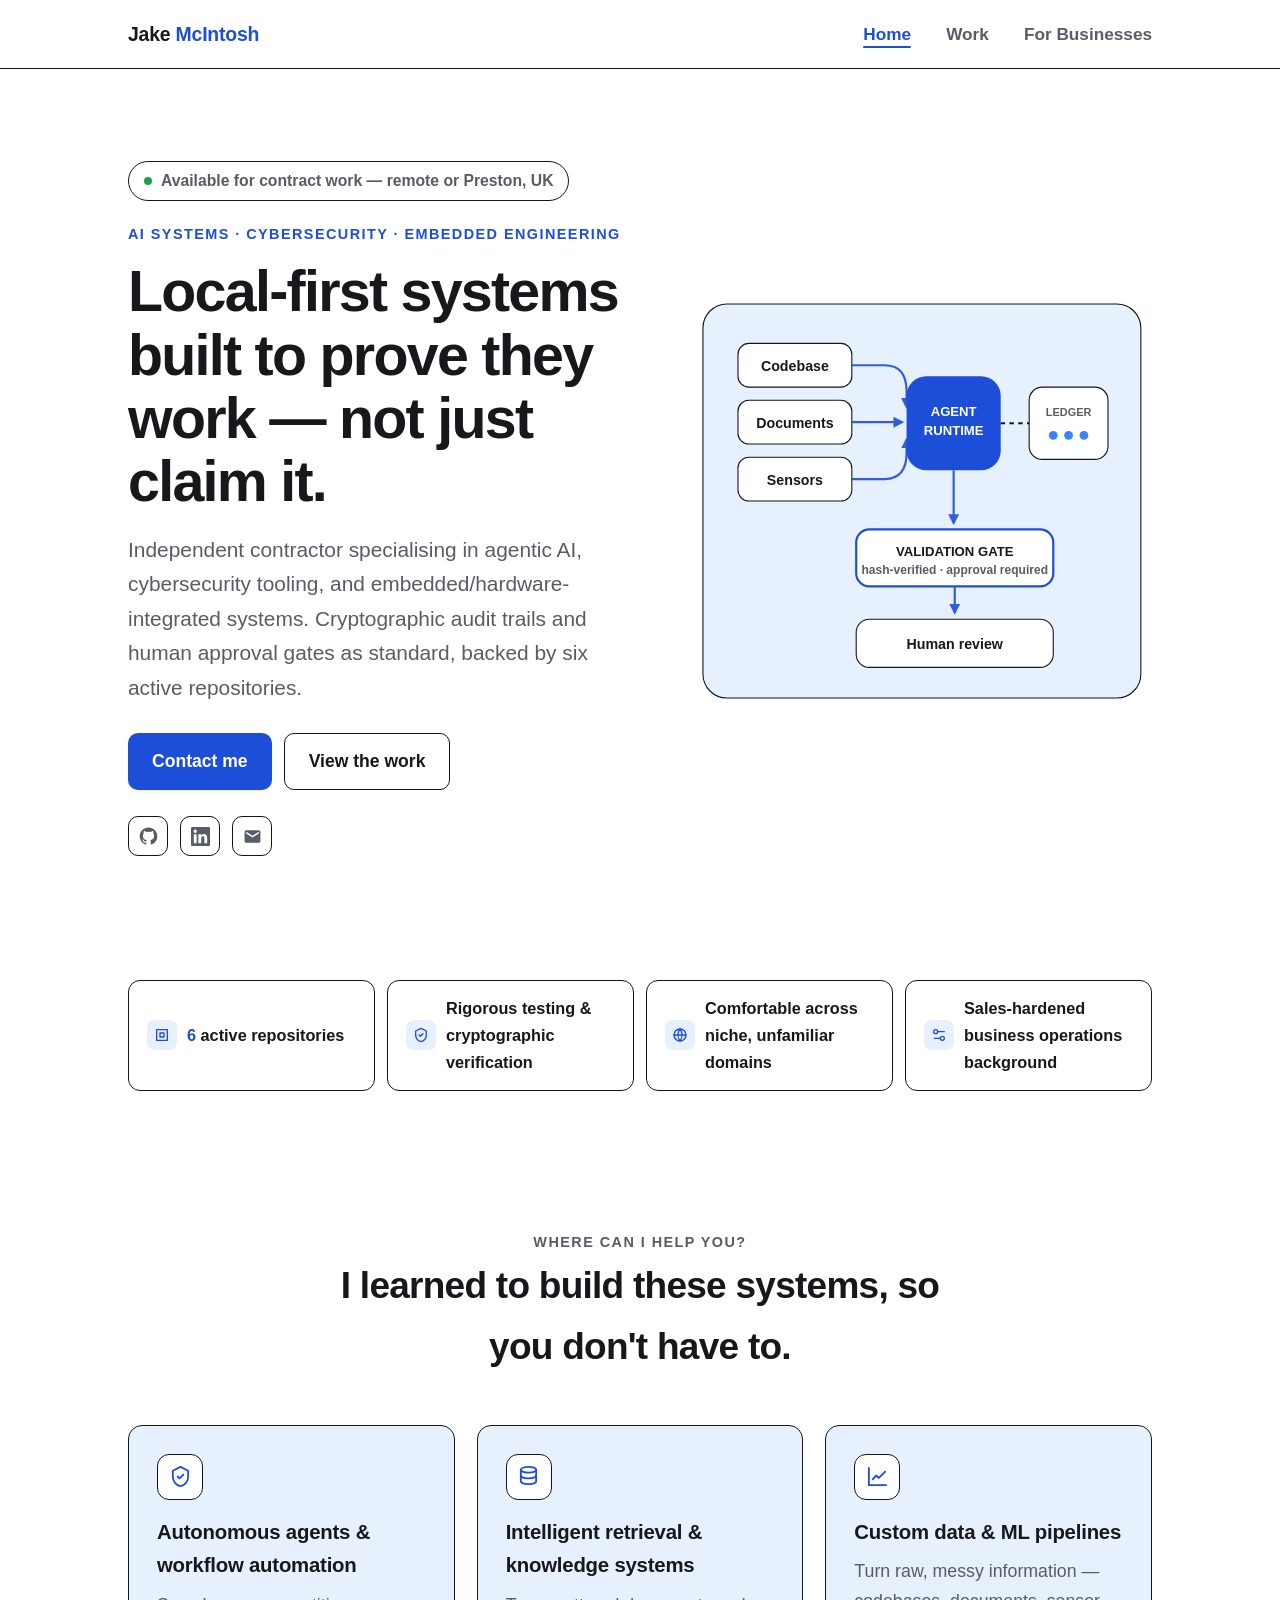
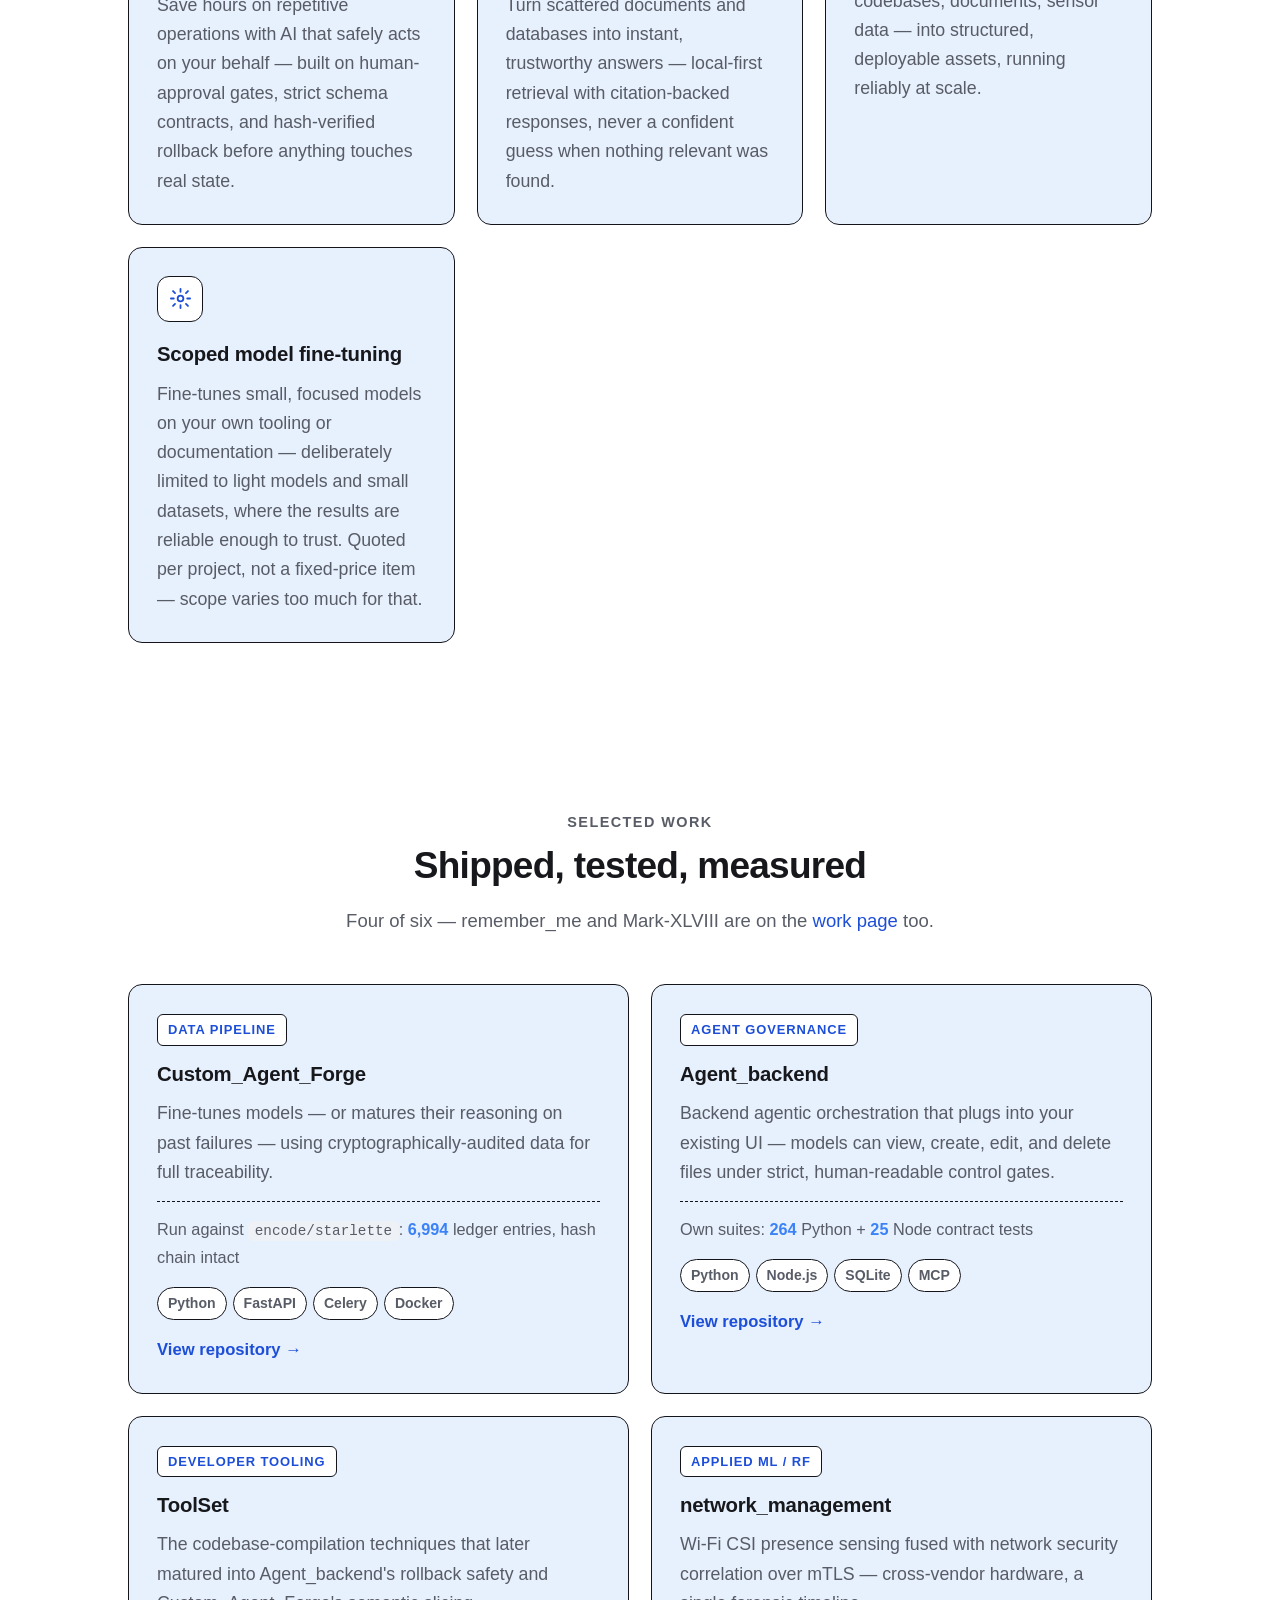
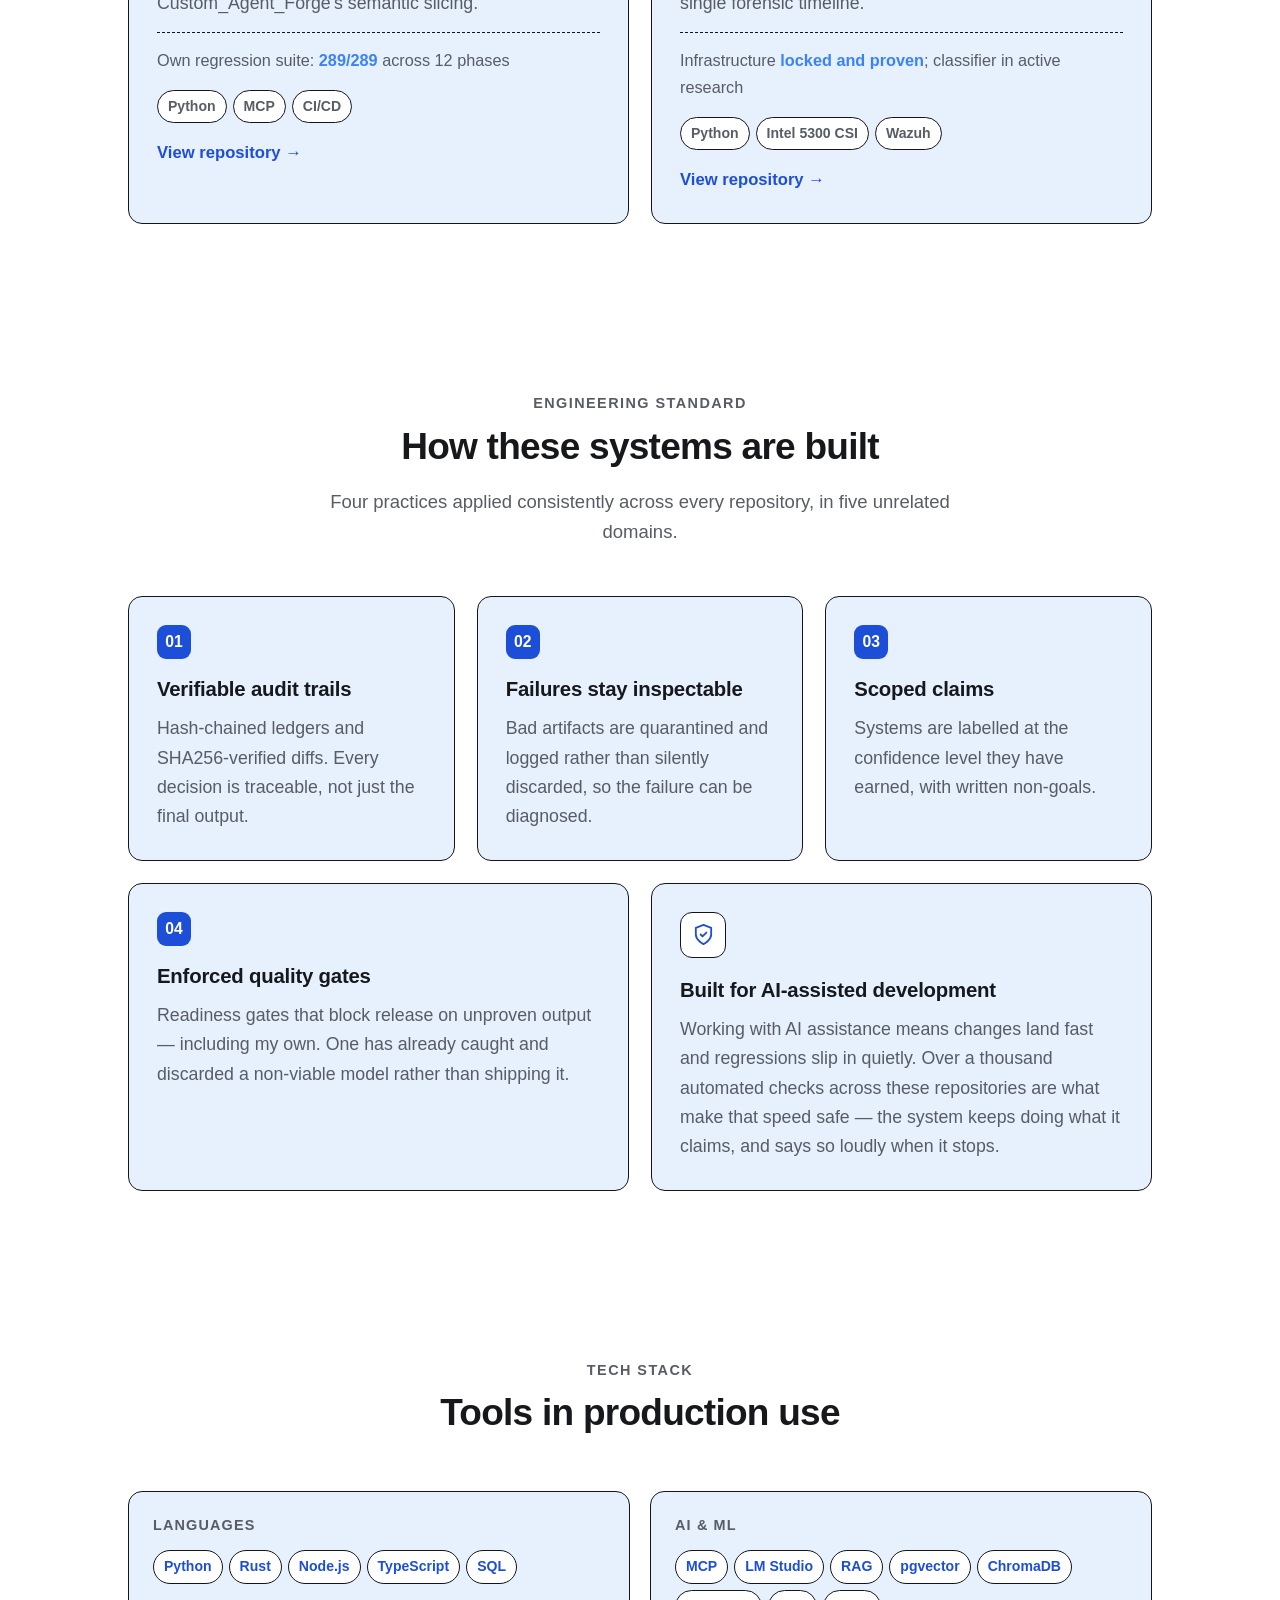
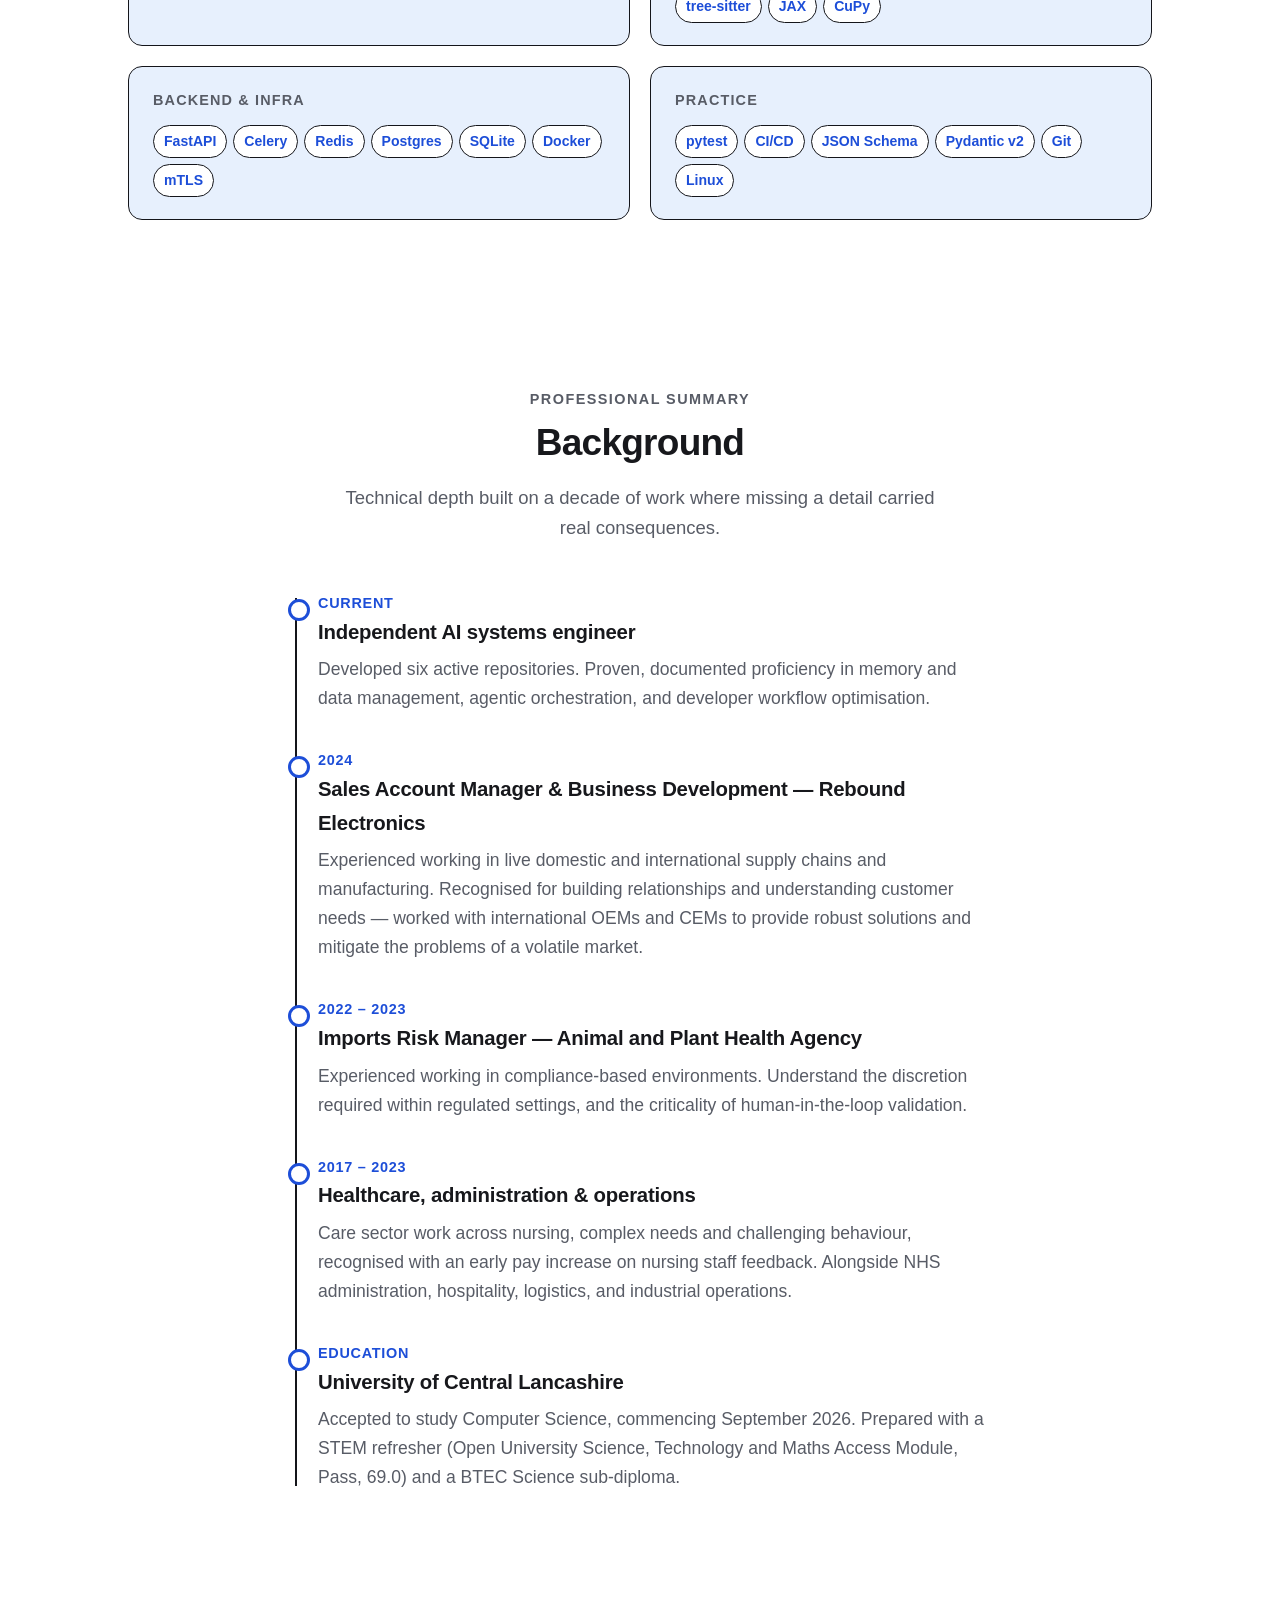
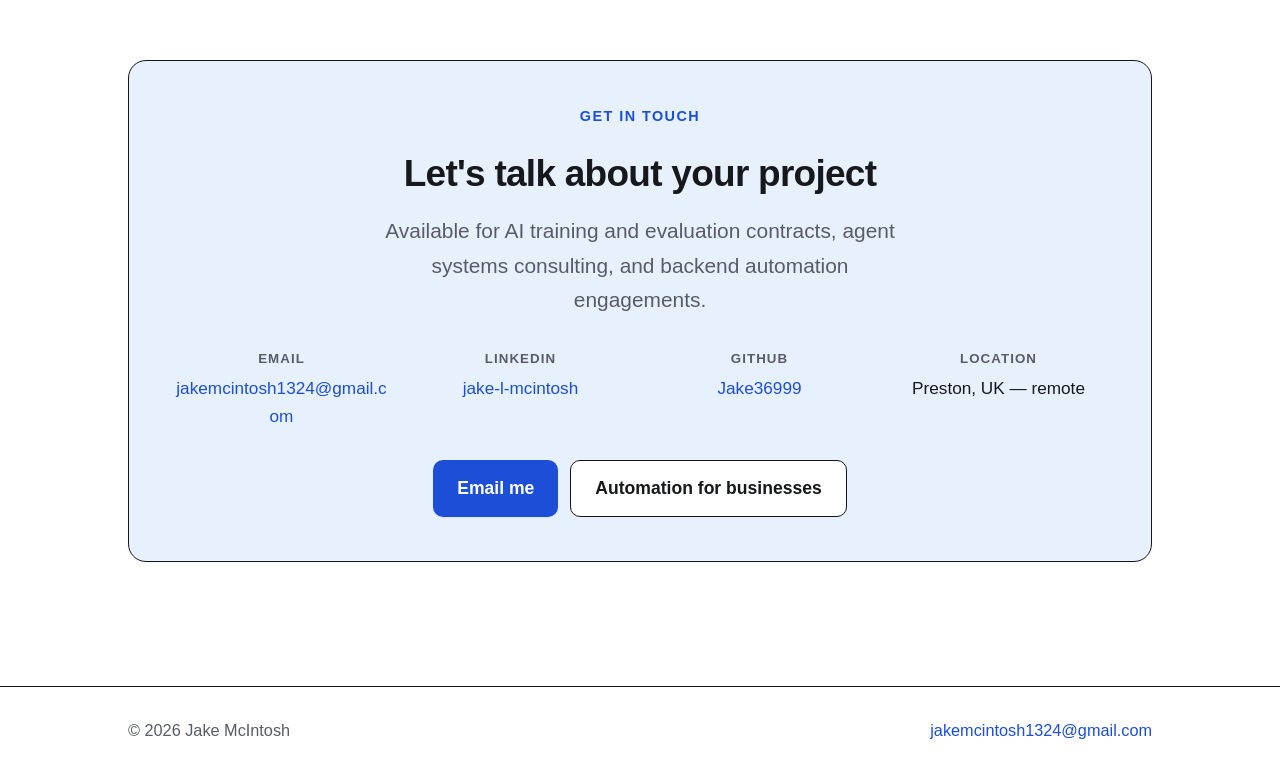
<file: index.html>
<!doctype html>
<html lang="en">
<head>
<meta charset="utf-8">
<meta name="viewport" content="width=device-width, initial-scale=1">
<title>Jake McIntosh — AI Systems, Cybersecurity & Embedded Engineering</title>
<meta name="description" content="Jake McIntosh: independent AI systems engineer specialising in local-first agentic AI, cybersecurity tooling, and embedded/hardware-integrated systems. Available for contract work.">
<link rel="stylesheet" href="style.css">
</head>
<body>

<header class="site">
  <div class="wrap">
    <span class="brand">Jake <span>McIntosh</span></span>
    <nav class="main">
      <a href="index.html" class="active">Home</a>
      <a href="work.html">Work</a>
      <a href="business.html">For Businesses</a>
    </nav>
  </div>
</header>

<main>

  <!-- HERO -->
  <div class="wrap">
    <section class="hero">
      <div class="hero-grid">
        <div>
          <p class="availability"><span class="dot"></span> Available for contract work — remote or Preston, UK</p>
          <p class="eyebrow">AI Systems · Cybersecurity · Embedded Engineering</p>
          <h1>Local-first systems built to prove they work — not just claim it.</h1>
          <p class="lede">Independent contractor specialising in agentic AI, cybersecurity tooling, and embedded/hardware-integrated systems. Cryptographic audit trails and human approval gates as standard, backed by six active repositories.</p>
          <div class="cta-row">
            <a class="btn primary" href="mailto:jakemcintosh1324@gmail.com">Contact me</a>
            <a class="btn ghost" href="work.html">View the work</a>
          </div>
          <div class="social-rail">
            <a href="https://github.com/Jake36999" target="_blank" rel="noopener" aria-label="GitHub" title="GitHub">
              <svg viewBox="0 0 24 24"><path d="M12 .5C5.73.5.9 5.34.9 11.6c0 4.9 3.17 9.05 7.57 10.52.55.1.76-.24.76-.53v-1.9c-3.08.67-3.73-1.48-3.73-1.48-.5-1.29-1.23-1.63-1.23-1.63-1.01-.69.08-.67.08-.67 1.11.08 1.7 1.15 1.7 1.15.99 1.7 2.6 1.21 3.23.93.1-.72.39-1.21.7-1.49-2.46-.28-5.05-1.23-5.05-5.48 0-1.21.43-2.2 1.15-2.98-.12-.28-.5-1.41.1-2.94 0 0 .93-.3 3.05 1.14a10.6 10.6 0 0 1 5.56 0c2.11-1.44 3.04-1.14 3.04-1.14.6 1.53.22 2.66.11 2.94.72.78 1.15 1.77 1.15 2.98 0 4.26-2.6 5.2-5.07 5.47.4.35.76 1.03.76 2.08v3.08c0 .3.2.64.77.53a11.11 11.11 0 0 0 7.56-10.52C23.1 5.34 18.27.5 12 .5z"/></svg>
            </a>
            <a href="https://www.linkedin.com/in/jake-l-mcintosh-data-ops" target="_blank" rel="noopener" aria-label="LinkedIn" title="LinkedIn">
              <svg viewBox="0 0 24 24"><path d="M20.45 20.45h-3.55v-5.57c0-1.33-.02-3.04-1.85-3.04-1.85 0-2.14 1.45-2.14 2.94v5.67H9.35V9h3.41v1.56h.05c.47-.9 1.63-1.85 3.37-1.85 3.6 0 4.27 2.37 4.27 5.46v6.28zM5.34 7.43a2.06 2.06 0 1 1 0-4.13 2.06 2.06 0 0 1 0 4.13zM7.12 20.45H3.55V9h3.57v11.45zM22.22 0H1.77C.79 0 0 .77 0 1.72v20.56C0 23.23.79 24 1.77 24h20.45c.98 0 1.78-.77 1.78-1.72V1.72C24 .77 23.2 0 22.22 0z"/></svg>
            </a>
            <a href="mailto:jakemcintosh1324@gmail.com" aria-label="Email" title="Email">
              <svg viewBox="0 0 24 24"><path d="M20 4H4a2 2 0 0 0-2 2v12a2 2 0 0 0 2 2h16a2 2 0 0 0 2-2V6a2 2 0 0 0-2-2zm0 4.24-8 4.99-8-4.99V6l8 5 8-5v2.24z"/></svg>
            </a>
          </div>
        </div>

        <div class="hero-art">
          <svg viewBox="0 0 420 380" xmlns="http://www.w3.org/2000/svg" role="img" aria-label="Diagram: inputs flow through validation and approval gates before reaching output">
            <defs>
              <marker id="ar" viewBox="0 0 10 10" refX="8" refY="5" markerWidth="5" markerHeight="5" orient="auto-start-reverse">
                <path d="M0 0 L10 5 L0 10 z" fill="var(--accent)"/>
              </marker>
            </defs>

            <rect x="10" y="10" width="400" height="360" rx="22" fill="var(--card-bg)" stroke="var(--border)"/>

            <g font-family="-apple-system,Segoe UI,Roboto,Arial,sans-serif" font-size="13" font-weight="700">
              <g>
                <rect x="42" y="46" width="104" height="40" rx="10" fill="var(--chip-bg)" stroke="var(--border)"/>
                <text x="94" y="71" text-anchor="middle" fill="var(--text)">Codebase</text>
                <rect x="42" y="98" width="104" height="40" rx="10" fill="var(--chip-bg)" stroke="var(--border)"/>
                <text x="94" y="123" text-anchor="middle" fill="var(--text)">Documents</text>
                <rect x="42" y="150" width="104" height="40" rx="10" fill="var(--chip-bg)" stroke="var(--border)"/>
                <text x="94" y="175" text-anchor="middle" fill="var(--text)">Sensors</text>
              </g>

              <rect x="196" y="76" width="86" height="86" rx="18" fill="var(--accent)" />
              <text x="239" y="112" text-anchor="middle" fill="#fff" font-size="12">AGENT</text>
              <text x="239" y="130" text-anchor="middle" fill="#fff" font-size="12">RUNTIME</text>

              <rect x="150" y="216" width="180" height="52" rx="12" fill="var(--chip-bg)" stroke="var(--accent)" stroke-width="2"/>
              <text x="240" y="240" text-anchor="middle" fill="var(--text)" font-size="12">VALIDATION GATE</text>
              <text x="240" y="257" text-anchor="middle" fill="var(--text-dim)" font-size="11" font-weight="600">hash-verified · approval required</text>

              <rect x="150" y="298" width="180" height="44" rx="12" fill="var(--chip-bg)" stroke="var(--border)"/>
              <text x="240" y="325" text-anchor="middle" fill="var(--text)">Human review</text>

              <g>
                <rect x="308" y="86" width="72" height="66" rx="12" fill="var(--chip-bg)" stroke="var(--border)"/>
                <text x="344" y="112" text-anchor="middle" fill="var(--text-dim)" font-size="10" font-weight="700">LEDGER</text>
                <circle cx="330" cy="130" r="4" fill="var(--accent-2)"/>
                <circle cx="344" cy="130" r="4" fill="var(--accent-2)"/>
                <circle cx="358" cy="130" r="4" fill="var(--accent-2)"/>
              </g>
            </g>

            <g stroke="var(--accent)" stroke-width="2" fill="none" marker-end="url(#ar)" opacity=".9">
              <path d="M146 66 H176 Q196 66 196 90 V104"/>
              <path d="M146 118 H192"/>
              <path d="M146 170 H176 Q196 170 196 146 V134"/>
              <path d="M239 162 V210"/>
              <path d="M240 268 V292"/>
            </g>
            <g stroke="var(--border)" stroke-width="2" stroke-dasharray="4 4" fill="none">
              <path d="M282 119 H308"/>
            </g>
          </svg>
        </div>
      </div>
    </section>
  </div>

  <!-- CAPABILITY STRIP -->
  <section class="pad-sm">
    <div class="wrap">
      <div class="cap-strip reveal">
        <div class="cap-chip">
          <span class="ico-sm"><svg viewBox="0 0 24 24"><path d="M4 4h16v16H4z"/><path d="M9 9h6v6H9z"/></svg></span>
          <span><span class="n">6</span> active repositories</span>
        </div>
        <div class="cap-chip">
          <span class="ico-sm"><svg viewBox="0 0 24 24"><path d="m9 12 2 2 4-4"/><path d="M12 2 4 6v6c0 5 3.4 9.4 8 10 4.6-.6 8-5 8-10V6l-8-4z"/></svg></span>
          <span>Rigorous testing &amp; cryptographic verification</span>
        </div>
        <div class="cap-chip">
          <span class="ico-sm"><svg viewBox="0 0 24 24"><circle cx="12" cy="12" r="9"/><path d="M3 12h18M12 3a15 15 0 0 1 0 18 15 15 0 0 1 0-18z"/></svg></span>
          <span>Comfortable across niche, unfamiliar domains</span>
        </div>
        <div class="cap-chip">
          <span class="ico-sm"><svg viewBox="0 0 24 24"><path d="M20 7h-9M14 17H5"/><circle cx="17" cy="17" r="3"/><circle cx="7" cy="7" r="3"/></svg></span>
          <span>Sales-hardened business operations background</span>
        </div>
      </div>
    </div>
  </section>

  <!-- CAPABILITIES -->
  <section>
    <div class="wrap">
      <div class="section-head reveal">
        <p class="eyebrow">Where can I help you?</p>
        <h2>I learned to build these systems, so you don't have to.</h2>
      </div>
      <div class="grid cols-3">
        <div class="card reveal">
          <div class="ico"><svg viewBox="0 0 24 24"><path d="M12 2 4 6v6c0 5 3.4 9.4 8 10 4.6-.6 8-5 8-10V6l-8-4z"/><path d="m9 12 2 2 4-4"/></svg></div>
          <h3>Autonomous agents &amp; workflow automation</h3>
          <p>Save hours on repetitive operations with AI that safely acts on your behalf — built on human-approval gates, strict schema contracts, and hash-verified rollback before anything touches real state.</p>
        </div>
        <div class="card reveal">
          <div class="ico"><svg viewBox="0 0 24 24"><ellipse cx="12" cy="5" rx="8" ry="3"/><path d="M4 5v6c0 1.7 3.6 3 8 3s8-1.3 8-3V5"/><path d="M4 11v6c0 1.7 3.6 3 8 3s8-1.3 8-3v-6"/></svg></div>
          <h3>Intelligent retrieval &amp; knowledge systems</h3>
          <p>Turn scattered documents and databases into instant, trustworthy answers — local-first retrieval with citation-backed responses, never a confident guess when nothing relevant was found.</p>
        </div>
        <div class="card reveal">
          <div class="ico"><svg viewBox="0 0 24 24"><path d="M3 3v18h18"/><path d="m7 15 3.5-4 3 2.5L20 7"/></svg></div>
          <h3>Custom data &amp; ML pipelines</h3>
          <p>Turn raw, messy information — codebases, documents, sensor data — into structured, deployable assets, running reliably at scale.</p>
        </div>
        <div class="card reveal">
          <div class="ico"><svg viewBox="0 0 24 24"><circle cx="12" cy="12" r="3"/><path d="M12 2v3M12 19v3M4.2 4.2l2.1 2.1M17.7 17.7l2.1 2.1M2 12h3M19 12h3M4.2 19.8l2.1-2.1M17.7 6.3l2.1-2.1"/></svg></div>
          <h3>Scoped model fine-tuning</h3>
          <p>Fine-tunes small, focused models on your own tooling or documentation — deliberately limited to light models and small datasets, where the results are reliable enough to trust. Quoted per project, not a fixed-price item — scope varies too much for that.</p>
        </div>
      </div>
    </div>
  </section>

  <!-- SELECTED WORK -->
  <section>
    <div class="wrap">
      <div class="section-head reveal">
        <p class="eyebrow">Selected work</p>
        <h2>Shipped, tested, measured</h2>
        <p>Four of six — remember_me and Mark-XLVIII are on the <a href="work.html">work page</a> too.</p>
      </div>
      <div class="grid">
        <div class="card reveal">
          <span class="tag">Data pipeline</span>
          <h3>Custom_Agent_Forge</h3>
          <p>Fine-tunes models — or matures their reasoning on past failures — using cryptographically-audited data for full traceability.</p>
          <span class="metric">Run against <code>encode/starlette</code>: <b>6,994</b> ledger entries, hash chain intact</span>
          <div class="stack"><span>Python</span><span>FastAPI</span><span>Celery</span><span>Docker</span></div>
          <a class="card-link" href="https://github.com/Jake36999/Custom_Agent_Forge" target="_blank" rel="noopener">View repository →</a>
        </div>
        <div class="card reveal">
          <span class="tag">Agent governance</span>
          <h3>Agent_backend</h3>
          <p>Backend agentic orchestration that plugs into your existing UI — models can view, create, edit, and delete files under strict, human-readable control gates.</p>
          <span class="metric">Own suites: <b>264</b> Python + <b>25</b> Node contract tests</span>
          <div class="stack"><span>Python</span><span>Node.js</span><span>SQLite</span><span>MCP</span></div>
          <a class="card-link" href="https://github.com/Jake36999/Agent_backend" target="_blank" rel="noopener">View repository →</a>
        </div>
        <div class="card reveal">
          <span class="tag">Developer tooling</span>
          <h3>ToolSet</h3>
          <p>The codebase-compilation techniques that later matured into Agent_backend's rollback safety and Custom_Agent_Forge's semantic slicing.</p>
          <span class="metric">Own regression suite: <b>289/289</b> across 12 phases</span>
          <div class="stack"><span>Python</span><span>MCP</span><span>CI/CD</span></div>
          <a class="card-link" href="https://github.com/Jake36999/ToolSet" target="_blank" rel="noopener">View repository →</a>
        </div>
        <div class="card reveal">
          <span class="tag">Applied ML / RF</span>
          <h3>network_management</h3>
          <p>Wi-Fi CSI presence sensing fused with network security correlation over mTLS — cross-vendor hardware, a single forensic timeline.</p>
          <span class="metric">Infrastructure <b>locked and proven</b>; classifier in active research</span>
          <div class="stack"><span>Python</span><span>Intel 5300 CSI</span><span>Wazuh</span></div>
          <a class="card-link" href="https://github.com/Jake36999/network_management" target="_blank" rel="noopener">View repository →</a>
        </div>
      </div>
    </div>
  </section>

  <!-- ENGINEERING STANDARD -->
  <section>
    <div class="wrap">
      <div class="section-head reveal">
        <p class="eyebrow">Engineering standard</p>
        <h2>How these systems are built</h2>
        <p>Four practices applied consistently across every repository, in five unrelated domains.</p>
      </div>
      <div class="grid cols-3">
        <div class="card reveal">
          <div class="num-badge">01</div>
          <h3>Verifiable audit trails</h3>
          <p>Hash-chained ledgers and SHA256-verified diffs. Every decision is traceable, not just the final output.</p>
        </div>
        <div class="card reveal">
          <div class="num-badge">02</div>
          <h3>Failures stay inspectable</h3>
          <p>Bad artifacts are quarantined and logged rather than silently discarded, so the failure can be diagnosed.</p>
        </div>
        <div class="card reveal">
          <div class="num-badge">03</div>
          <h3>Scoped claims</h3>
          <p>Systems are labelled at the confidence level they have earned, with written non-goals.</p>
        </div>
      </div>
      <div style="height:22px"></div>
      <div class="grid">
        <div class="card reveal">
          <div class="num-badge">04</div>
          <h3>Enforced quality gates</h3>
          <p>Readiness gates that block release on unproven output — including my own. One has already caught and discarded a non-viable model rather than shipping it.</p>
        </div>
        <div class="card reveal">
          <div class="ico"><svg viewBox="0 0 24 24"><path d="M12 22s8-4 8-10V5l-8-3-8 3v7c0 6 8 10 8 10z"/><path d="m9 12 2 2 4-4"/></svg></div>
          <h3>Built for AI-assisted development</h3>
          <p>Working with AI assistance means changes land fast and regressions slip in quietly. Over a thousand automated checks across these repositories are what make that speed safe — the system keeps doing what it claims, and says so loudly when it stops.</p>
        </div>
      </div>
    </div>
  </section>

  <!-- TECH -->
  <section>
    <div class="wrap">
      <div class="section-head reveal">
        <p class="eyebrow">Tech stack</p>
        <h2>Tools in production use</h2>
      </div>
      <div class="tech-grid">
        <div class="tech-group reveal">
          <h4>Languages</h4>
          <div class="stack"><span>Python</span><span>Rust</span><span>Node.js</span><span>TypeScript</span><span>SQL</span></div>
        </div>
        <div class="tech-group reveal">
          <h4>AI &amp; ML</h4>
          <div class="stack"><span>MCP</span><span>LM Studio</span><span>RAG</span><span>pgvector</span><span>ChromaDB</span><span>tree-sitter</span><span>JAX</span><span>CuPy</span></div>
        </div>
        <div class="tech-group reveal">
          <h4>Backend &amp; infra</h4>
          <div class="stack"><span>FastAPI</span><span>Celery</span><span>Redis</span><span>Postgres</span><span>SQLite</span><span>Docker</span><span>mTLS</span></div>
        </div>
        <div class="tech-group reveal">
          <h4>Practice</h4>
          <div class="stack"><span>pytest</span><span>CI/CD</span><span>JSON Schema</span><span>Pydantic v2</span><span>Git</span><span>Linux</span></div>
        </div>
      </div>
    </div>
  </section>

  <!-- BACKGROUND -->
  <section>
    <div class="wrap narrow">
      <div class="section-head reveal">
        <p class="eyebrow">Professional summary</p>
        <h2>Background</h2>
        <p>Technical depth built on a decade of work where missing a detail carried real consequences.</p>
      </div>
      <div class="timeline">
        <div class="tl-item reveal">
          <p class="when">Current</p>
          <h3>Independent AI systems engineer</h3>
          <p>Developed six active repositories. Proven, documented proficiency in memory and data management, agentic orchestration, and developer workflow optimisation.</p>
        </div>
        <div class="tl-item reveal">
          <p class="when">2024</p>
          <h3>Sales Account Manager &amp; Business Development — Rebound Electronics</h3>
          <p>Experienced working in live domestic and international supply chains and manufacturing. Recognised for building relationships and understanding customer needs — worked with international OEMs and CEMs to provide robust solutions and mitigate the problems of a volatile market.</p>
        </div>
        <div class="tl-item reveal">
          <p class="when">2022 – 2023</p>
          <h3>Imports Risk Manager — Animal and Plant Health Agency</h3>
          <p>Experienced working in compliance-based environments. Understand the discretion required within regulated settings, and the criticality of human-in-the-loop validation.</p>
        </div>
        <div class="tl-item reveal">
          <p class="when">2017 – 2023</p>
          <h3>Healthcare, administration &amp; operations</h3>
          <p>Care sector work across nursing, complex needs and challenging behaviour, recognised with an early pay increase on nursing staff feedback. Alongside NHS administration, hospitality, logistics, and industrial operations.</p>
        </div>
        <div class="tl-item reveal">
          <p class="when">Education</p>
          <h3>University of Central Lancashire</h3>
          <p>Accepted to study Computer Science, commencing September 2026. Prepared with a STEM refresher (Open University Science, Technology and Maths Access Module, Pass, 69.0) and a BTEC Science sub-diploma.</p>
        </div>
      </div>
    </div>
  </section>

  <!-- CONTACT -->
  <section id="contact">
    <div class="wrap">
      <div class="contact-panel reveal">
        <p class="eyebrow">Get in touch</p>
        <h2>Let's talk about your project</h2>
        <p class="lede">Available for AI training and evaluation contracts, agent systems consulting, and backend automation engagements.</p>
        <ul class="contact-list">
          <li><span class="label">Email</span><a href="mailto:jakemcintosh1324@gmail.com">jakemcintosh1324@gmail.com</a></li>
          <li><span class="label">LinkedIn</span><a href="https://www.linkedin.com/in/jake-l-mcintosh-data-ops" target="_blank" rel="noopener">jake-l-mcintosh</a></li>
          <li><span class="label">GitHub</span><a href="https://github.com/Jake36999" target="_blank" rel="noopener">Jake36999</a></li>
          <li><span class="label">Location</span>Preston, UK — remote</li>
        </ul>
        <div class="cta-row">
          <a class="btn primary" href="mailto:jakemcintosh1324@gmail.com">Email me</a>
          <a class="btn ghost" href="business.html">Automation for businesses</a>
        </div>
      </div>
    </div>
  </section>

</main>

<footer class="site">
  <div class="wrap">
    <span>© 2026 Jake McIntosh</span>
    <a href="mailto:jakemcintosh1324@gmail.com">jakemcintosh1324@gmail.com</a>
  </div>
</footer>

<script>
(function () {
  var els = document.querySelectorAll('.reveal');
  if (!els.length) return;
  function showAll() { for (var i = 0; i < els.length; i++) els[i].classList.add('in'); }
  if (!('IntersectionObserver' in window)) { showAll(); return; }
  document.documentElement.classList.add('reveal-ready');
  var io = new IntersectionObserver(function (entries) {
    entries.forEach(function (entry, i) {
      if (!entry.isIntersecting) return;
      var el = entry.target;
      setTimeout(function () { el.classList.add('in'); }, i * 70);
      io.unobserve(el);
    });
  }, { threshold: 0, rootMargin: '0px 0px -60px 0px' });
  for (var i = 0; i < els.length; i++) io.observe(els[i]);
  setTimeout(showAll, 3000);
})();
</script>

</body>
</html>
</file>
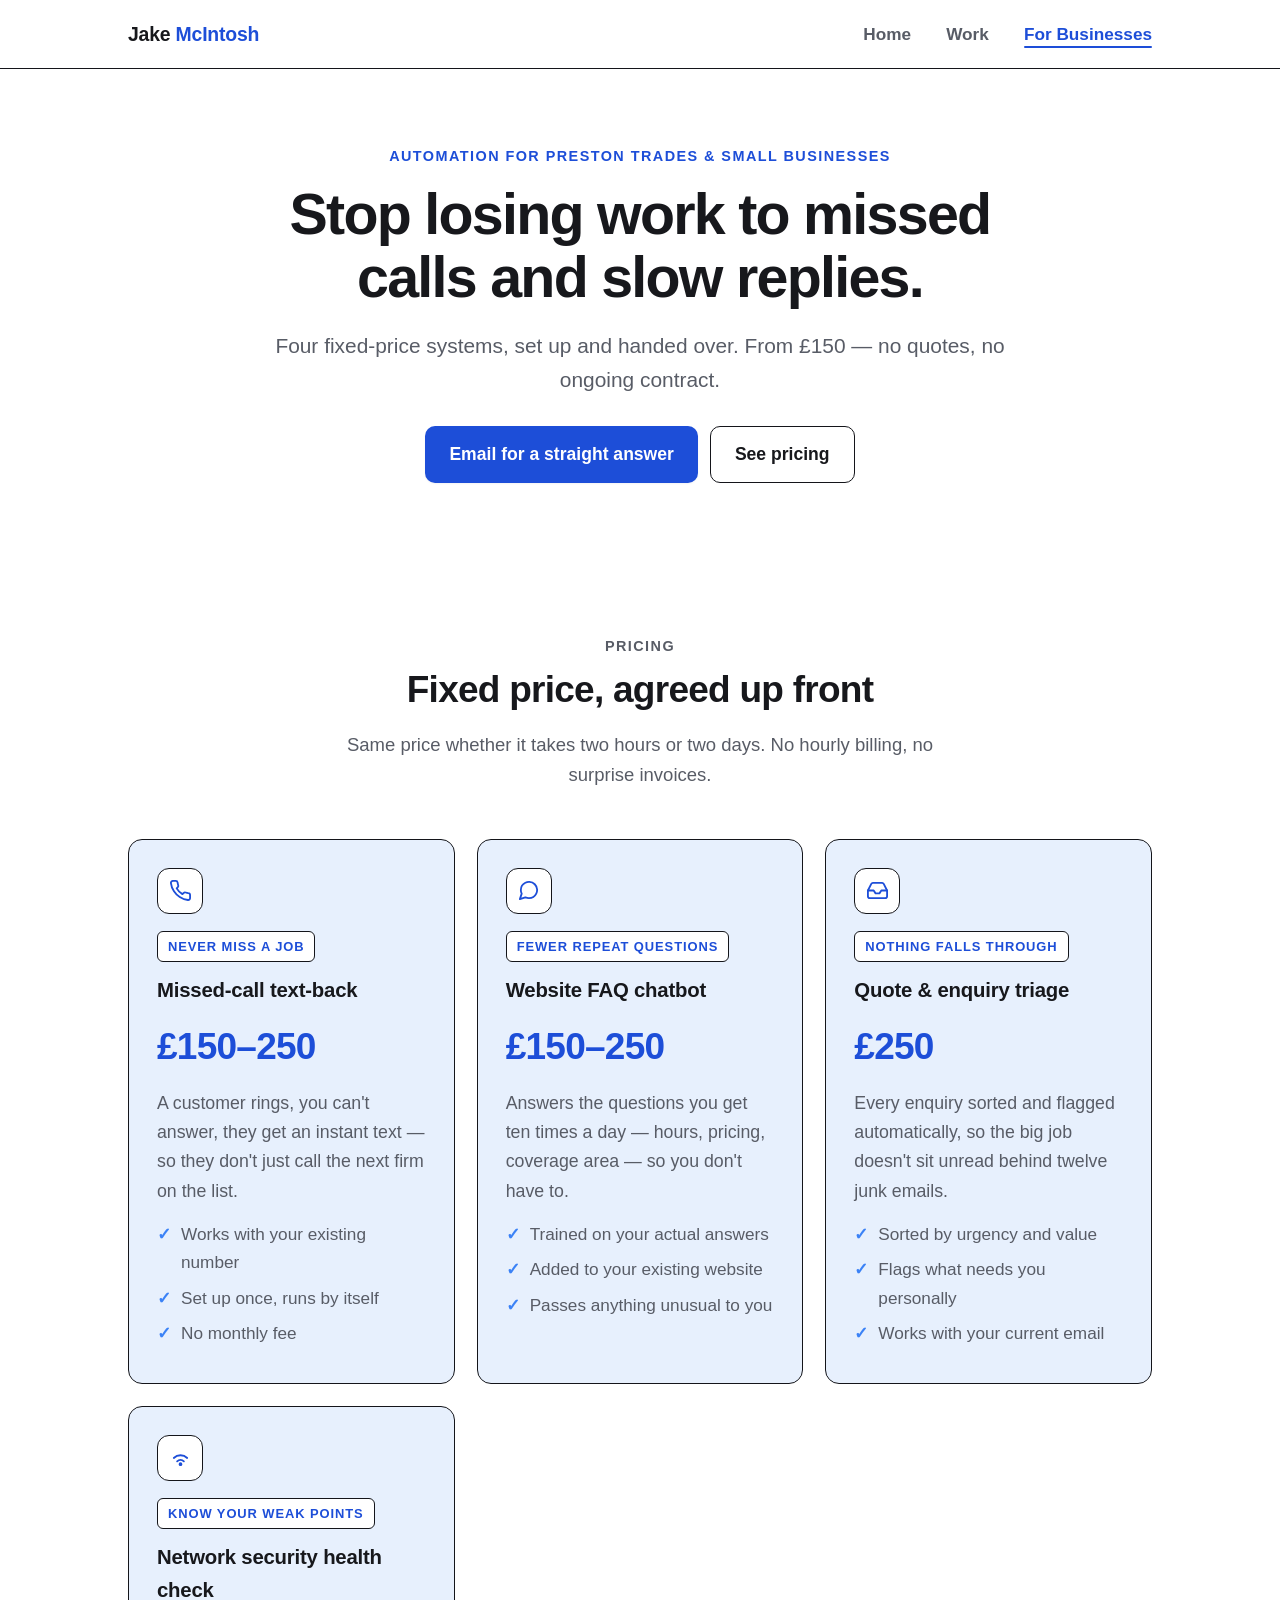
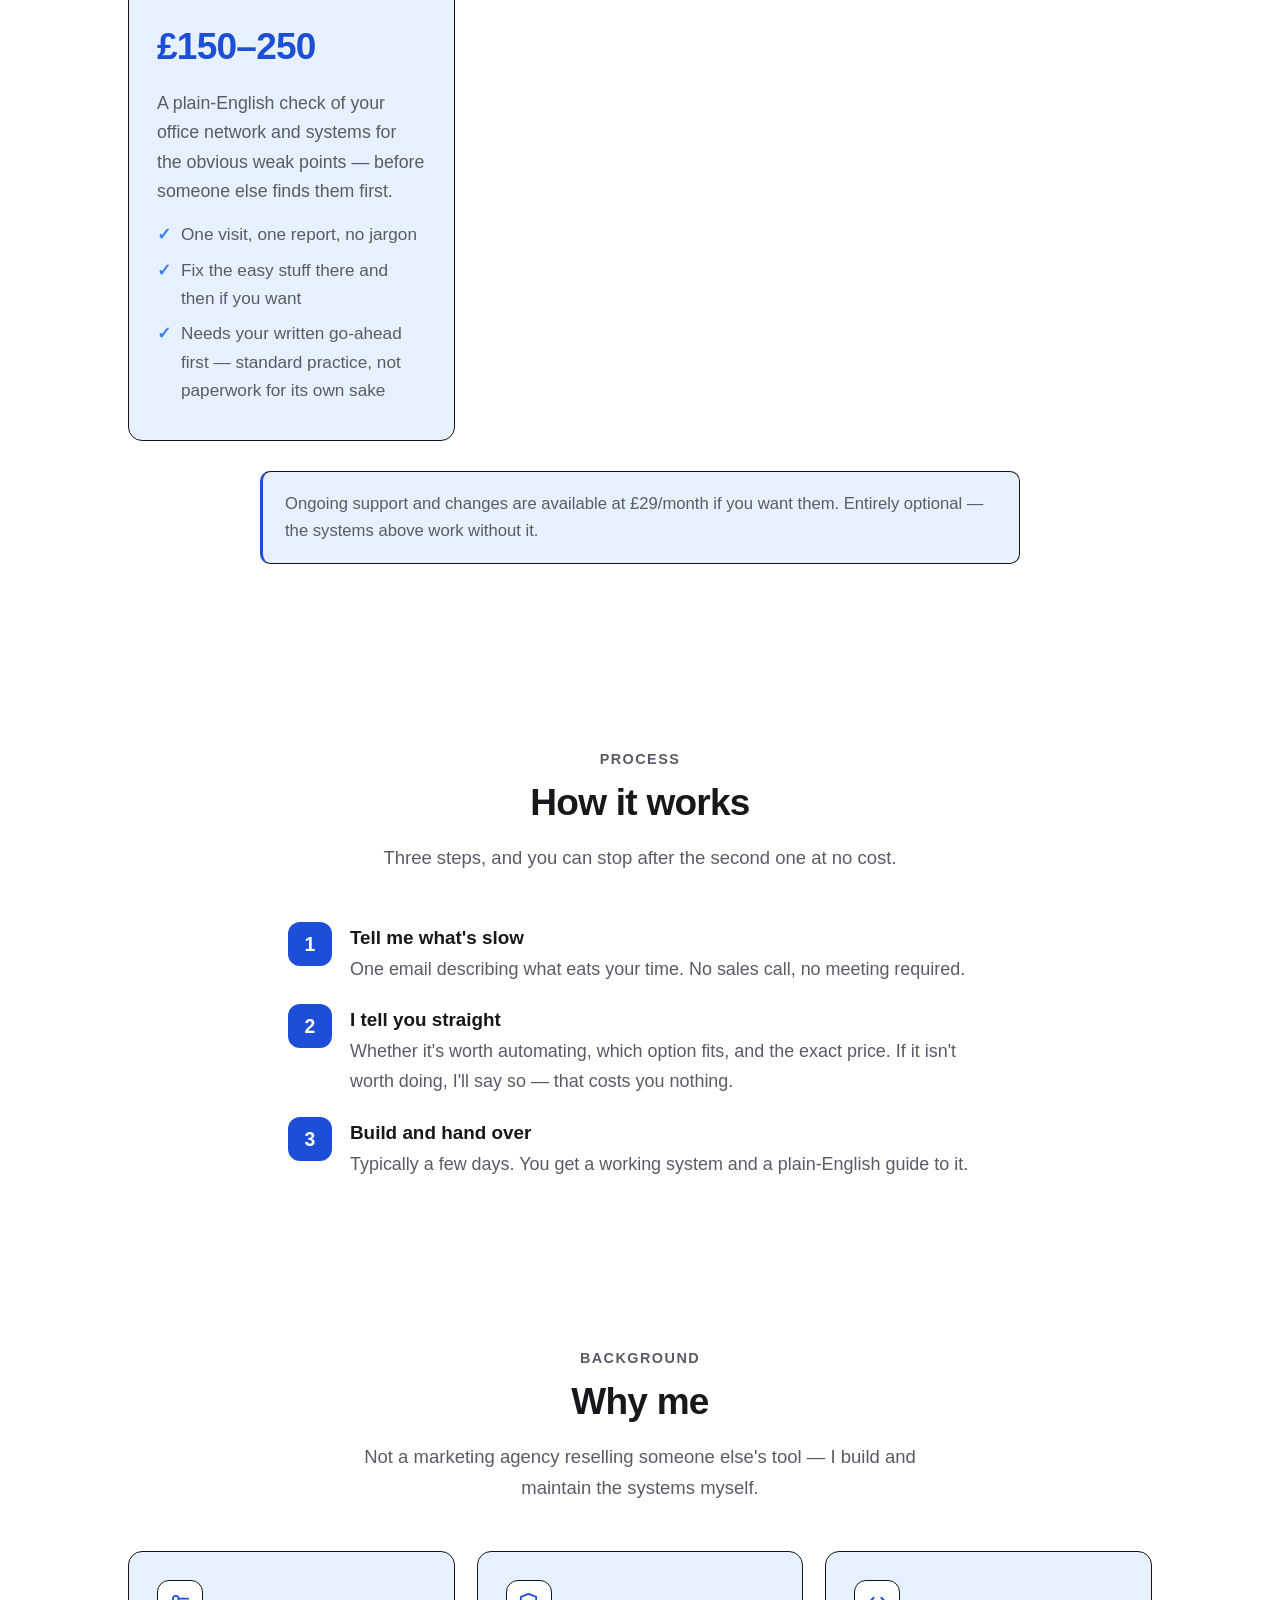
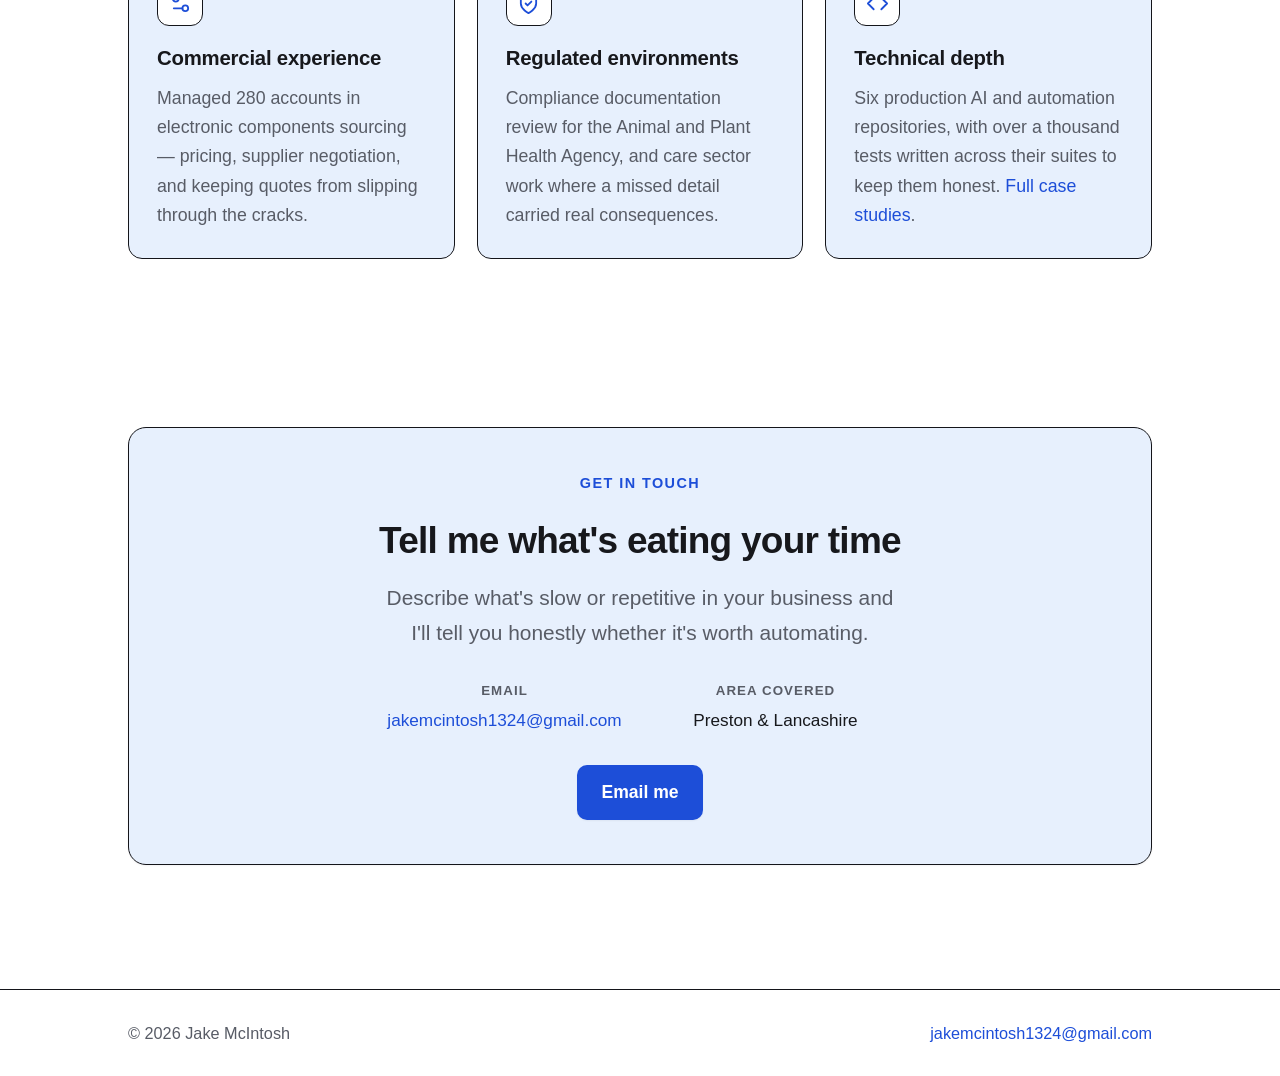
<file: business.html>
<!doctype html>
<html lang="en">
<head>
<meta charset="utf-8">
<meta name="viewport" content="width=device-width, initial-scale=1">
<title>Business Automation, Fixed Prices — Jake McIntosh, Preston</title>
<meta name="description" content="Fixed-price automation for Preston trades and small businesses: missed-call text-back, website FAQ chatbot, enquiry triage, and a network security health check. From £150. No quotes, no contracts.">
<link rel="stylesheet" href="style.css">
</head>
<body>

<header class="site">
  <div class="wrap">
    <span class="brand">Jake <span>McIntosh</span></span>
    <nav class="main">
      <a href="index.html">Home</a>
      <a href="work.html">Work</a>
      <a href="business.html" class="active">For Businesses</a>
    </nav>
  </div>
</header>

<main>

  <div class="wrap">
    <section class="hero">
      <div class="narrow" style="text-align:center">
        <p class="eyebrow">Automation for Preston trades &amp; small businesses</p>
        <h1>Stop losing work to missed calls and slow replies.</h1>
        <p class="lede">Four fixed-price systems, set up and handed over. From £150 — no quotes, no ongoing contract.</p>
        <div class="cta-row" style="justify-content:center">
          <a class="btn primary" href="mailto:jakemcintosh1324@gmail.com?subject=Automation%20enquiry">Email for a straight answer</a>
          <a class="btn ghost" href="#pricing">See pricing</a>
        </div>
      </div>
    </section>
  </div>

  <!-- PRICING -->
  <section class="alt" id="pricing">
    <div class="wrap">
      <div class="section-head reveal">
        <p class="eyebrow">Pricing</p>
        <h2>Fixed price, agreed up front</h2>
        <p>Same price whether it takes two hours or two days. No hourly billing, no surprise invoices.</p>
      </div>

      <div class="grid cols-3">
        <div class="card price-card reveal">
          <div class="ico"><svg viewBox="0 0 24 24"><path d="M22 16.9v3a2 2 0 0 1-2.2 2 19.8 19.8 0 0 1-8.6-3.1 19.5 19.5 0 0 1-6-6A19.8 19.8 0 0 1 2 4.2 2 2 0 0 1 4 2h3a2 2 0 0 1 2 1.7c.1 1 .3 1.8.6 2.7a2 2 0 0 1-.4 2.1L8 9.8a16 16 0 0 0 6 6l1.3-1.2a2 2 0 0 1 2.1-.5c.9.3 1.8.5 2.7.6a2 2 0 0 1 1.9 2z"/></svg></div>
          <span class="tag">Never miss a job</span>
          <h3>Missed-call text-back</h3>
          <div class="price">£150–250</div>
          <p>A customer rings, you can't answer, they get an instant text — so they don't just call the next firm on the list.</p>
          <ul>
            <li>Works with your existing number</li>
            <li>Set up once, runs by itself</li>
            <li>No monthly fee</li>
          </ul>
        </div>

        <div class="card price-card reveal">
          <div class="ico"><svg viewBox="0 0 24 24"><path d="M21 11.5a8.4 8.4 0 0 1-.9 3.8 8.5 8.5 0 0 1-7.6 4.7 8.4 8.4 0 0 1-3.8-.9L3 21l1.9-5.7a8.4 8.4 0 0 1-.9-3.8 8.5 8.5 0 0 1 4.7-7.6 8.4 8.4 0 0 1 3.8-.9h.5a8.5 8.5 0 0 1 8 8v.5z"/></svg></div>
          <span class="tag">Fewer repeat questions</span>
          <h3>Website FAQ chatbot</h3>
          <div class="price">£150–250</div>
          <p>Answers the questions you get ten times a day — hours, pricing, coverage area — so you don't have to.</p>
          <ul>
            <li>Trained on your actual answers</li>
            <li>Added to your existing website</li>
            <li>Passes anything unusual to you</li>
          </ul>
        </div>

        <div class="card price-card reveal">
          <div class="ico"><svg viewBox="0 0 24 24"><path d="M22 12h-6l-2 3h-4l-2-3H2"/><path d="M5.5 5.1 2 12v6a2 2 0 0 0 2 2h16a2 2 0 0 0 2-2v-6l-3.5-6.9A2 2 0 0 0 16.8 4H7.2a2 2 0 0 0-1.7 1.1z"/></svg></div>
          <span class="tag">Nothing falls through</span>
          <h3>Quote &amp; enquiry triage</h3>
          <div class="price">£250</div>
          <p>Every enquiry sorted and flagged automatically, so the big job doesn't sit unread behind twelve junk emails.</p>
          <ul>
            <li>Sorted by urgency and value</li>
            <li>Flags what needs you personally</li>
            <li>Works with your current email</li>
          </ul>
        </div>

        <div class="card price-card reveal">
          <div class="ico"><svg viewBox="0 0 24 24"><path d="M5 12.5a10 10 0 0 1 14 0"/><path d="M8.5 16a5 5 0 0 1 7 0"/><circle cx="12" cy="19" r="1"/></svg></div>
          <span class="tag">Know your weak points</span>
          <h3>Network security health check</h3>
          <div class="price">£150–250</div>
          <p>A plain-English check of your office network and systems for the obvious weak points — before someone else finds them first.</p>
          <ul>
            <li>One visit, one report, no jargon</li>
            <li>Fix the easy stuff there and then if you want</li>
            <li>Needs your written go-ahead first — standard practice, not paperwork for its own sake</li>
          </ul>
        </div>
      </div>

      <div class="narrow" style="margin-top:30px">
        <p class="note reveal">Ongoing support and changes are available at £29/month if you want them. Entirely optional — the systems above work without it.</p>
      </div>
    </div>
  </section>

  <!-- PROCESS -->
  <section>
    <div class="wrap narrow">
      <div class="section-head reveal">
        <p class="eyebrow">Process</p>
        <h2>How it works</h2>
        <p>Three steps, and you can stop after the second one at no cost.</p>
      </div>
      <ol class="steps">
        <li class="reveal"><div><strong>Tell me what's slow</strong>One email describing what eats your time. No sales call, no meeting required.</div></li>
        <li class="reveal"><div><strong>I tell you straight</strong>Whether it's worth automating, which option fits, and the exact price. If it isn't worth doing, I'll say so — that costs you nothing.</div></li>
        <li class="reveal"><div><strong>Build and hand over</strong>Typically a few days. You get a working system and a plain-English guide to it.</div></li>
      </ol>
    </div>
  </section>

  <!-- WHY ME -->
  <section class="alt">
    <div class="wrap">
      <div class="section-head reveal">
        <p class="eyebrow">Background</p>
        <h2>Why me</h2>
        <p>Not a marketing agency reselling someone else's tool — I build and maintain the systems myself.</p>
      </div>
      <div class="grid cols-3">
        <div class="card reveal">
          <div class="ico"><svg viewBox="0 0 24 24"><path d="M20 7h-9M14 17H5"/><circle cx="17" cy="17" r="3"/><circle cx="7" cy="7" r="3"/></svg></div>
          <h3>Commercial experience</h3>
          <p>Managed 280 accounts in electronic components sourcing — pricing, supplier negotiation, and keeping quotes from slipping through the cracks.</p>
        </div>
        <div class="card reveal">
          <div class="ico"><svg viewBox="0 0 24 24"><path d="M12 22s8-4 8-10V5l-8-3-8 3v7c0 6 8 10 8 10z"/><path d="m9 12 2 2 4-4"/></svg></div>
          <h3>Regulated environments</h3>
          <p>Compliance documentation review for the Animal and Plant Health Agency, and care sector work where a missed detail carried real consequences.</p>
        </div>
        <div class="card reveal">
          <div class="ico"><svg viewBox="0 0 24 24"><path d="m16 18 6-6-6-6M8 6l-6 6 6 6"/></svg></div>
          <h3>Technical depth</h3>
          <p>Six production AI and automation repositories, with over a thousand tests written across their suites to keep them honest. <a href="work.html">Full case studies</a>.</p>
        </div>
      </div>
    </div>
  </section>

  <!-- CONTACT -->
  <section id="contact">
    <div class="wrap">
      <div class="contact-panel reveal">
        <p class="eyebrow">Get in touch</p>
        <h2>Tell me what's eating your time</h2>
        <p class="lede">Describe what's slow or repetitive in your business and I'll tell you honestly whether it's worth automating.</p>
        <ul class="contact-list" style="grid-template-columns:repeat(2,1fr);max-width:520px;margin-left:auto;margin-right:auto">
          <li><span class="label">Email</span><a href="mailto:jakemcintosh1324@gmail.com?subject=Automation%20enquiry">jakemcintosh1324@gmail.com</a></li>
          <li><span class="label">Area covered</span>Preston &amp; Lancashire</li>
        </ul>
        <div class="cta-row">
          <a class="btn primary" href="mailto:jakemcintosh1324@gmail.com?subject=Automation%20enquiry">Email me</a>
        </div>
      </div>
    </div>
  </section>

</main>

<footer class="site">
  <div class="wrap">
    <span>© 2026 Jake McIntosh</span>
    <a href="mailto:jakemcintosh1324@gmail.com">jakemcintosh1324@gmail.com</a>
  </div>
</footer>

<script>
(function () {
  var els = document.querySelectorAll('.reveal');
  if (!els.length) return;
  function showAll() { for (var i = 0; i < els.length; i++) els[i].classList.add('in'); }
  if (!('IntersectionObserver' in window)) { showAll(); return; }
  document.documentElement.classList.add('reveal-ready');
  var io = new IntersectionObserver(function (entries) {
    entries.forEach(function (entry, i) {
      if (!entry.isIntersecting) return;
      var el = entry.target;
      setTimeout(function () { el.classList.add('in'); }, i * 70);
      io.unobserve(el);
    });
  }, { threshold: 0, rootMargin: '0px 0px -60px 0px' });
  for (var i = 0; i < els.length; i++) io.observe(els[i]);
  setTimeout(showAll, 3000);
})();
</script>

</body>
</html>
</file>
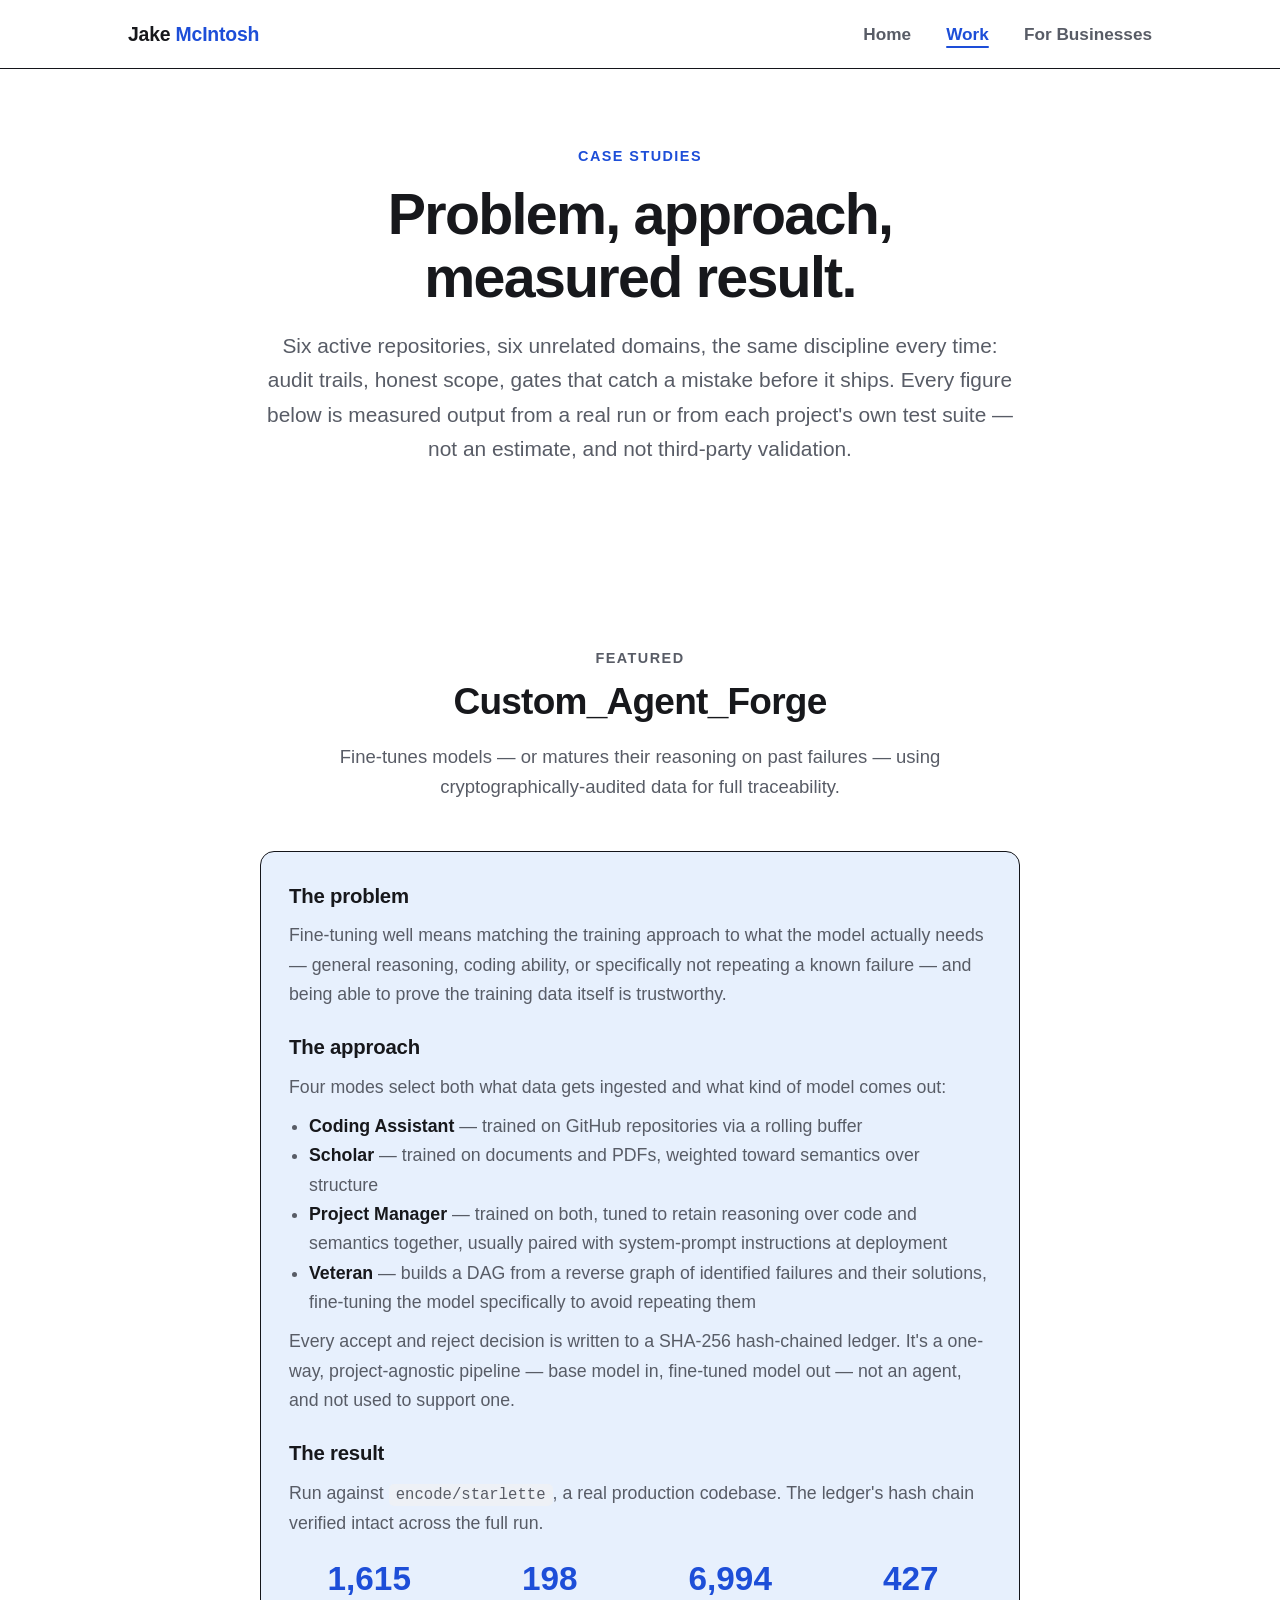
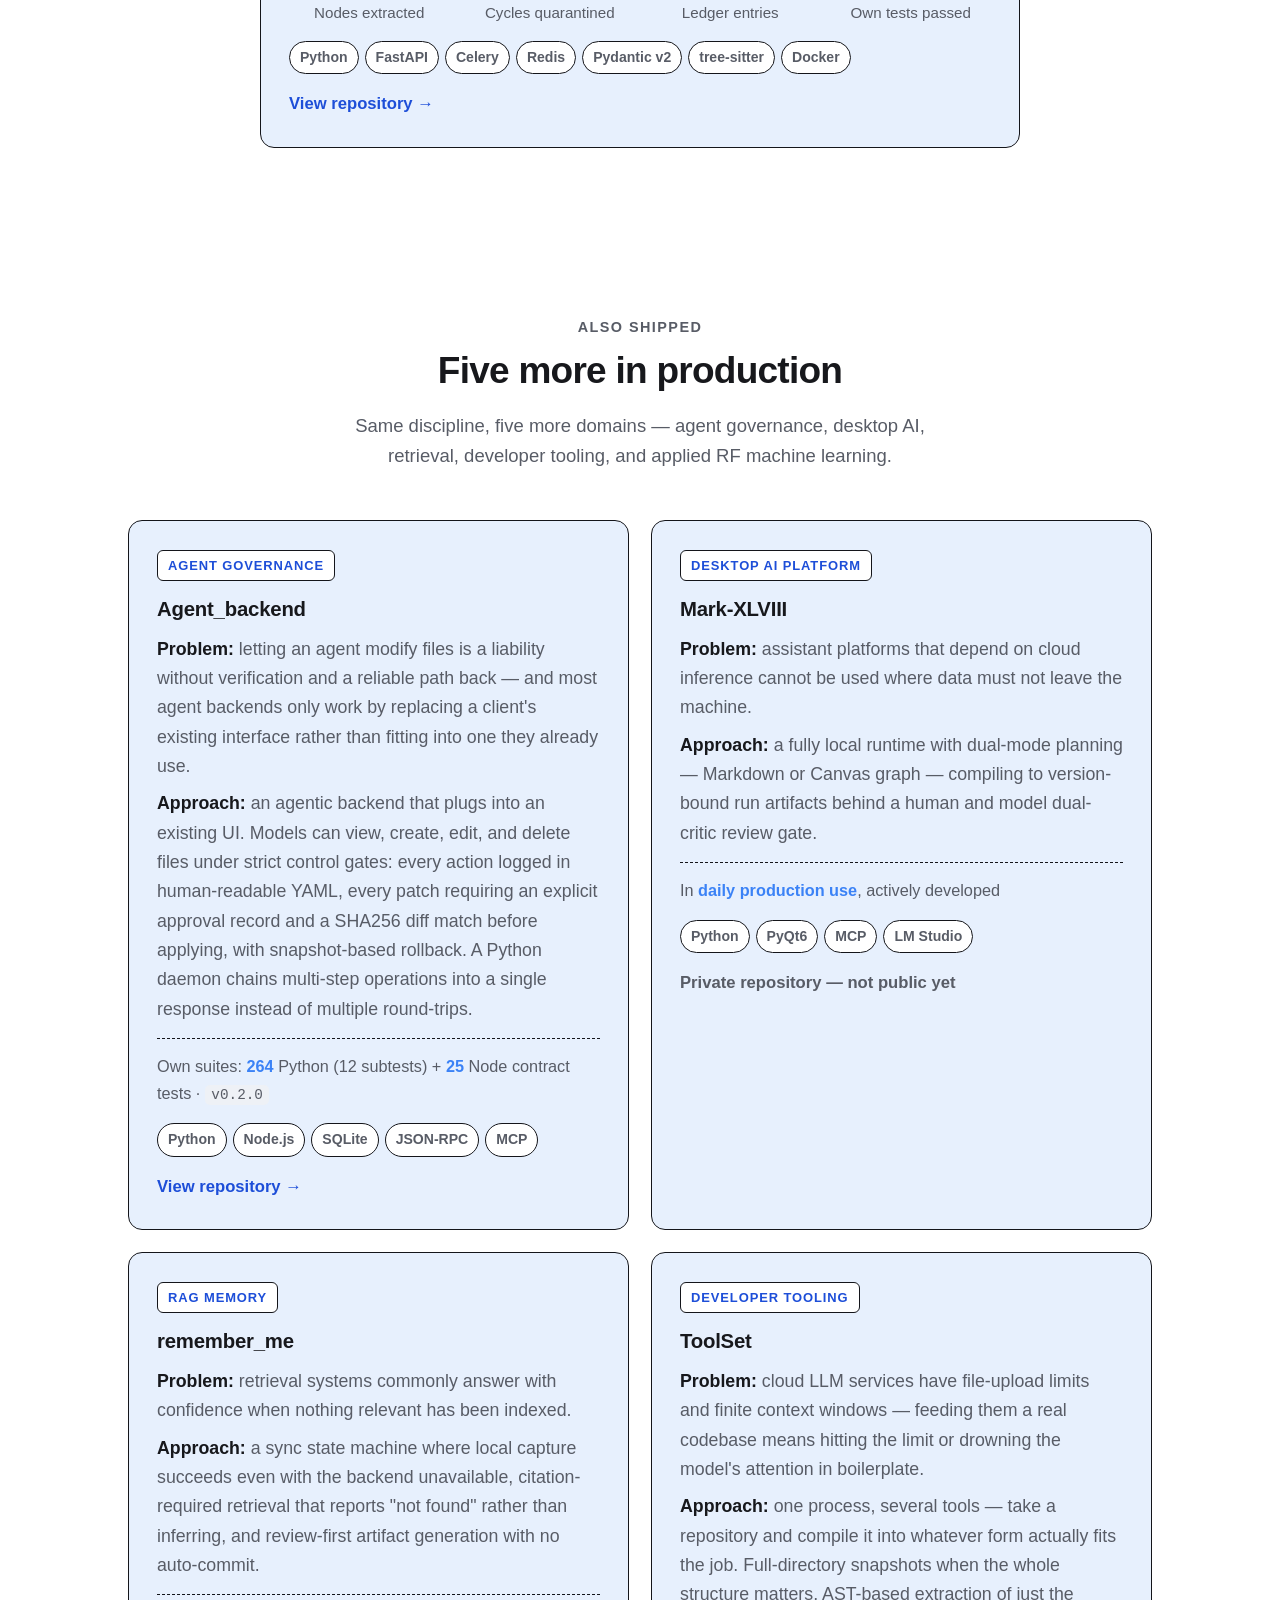
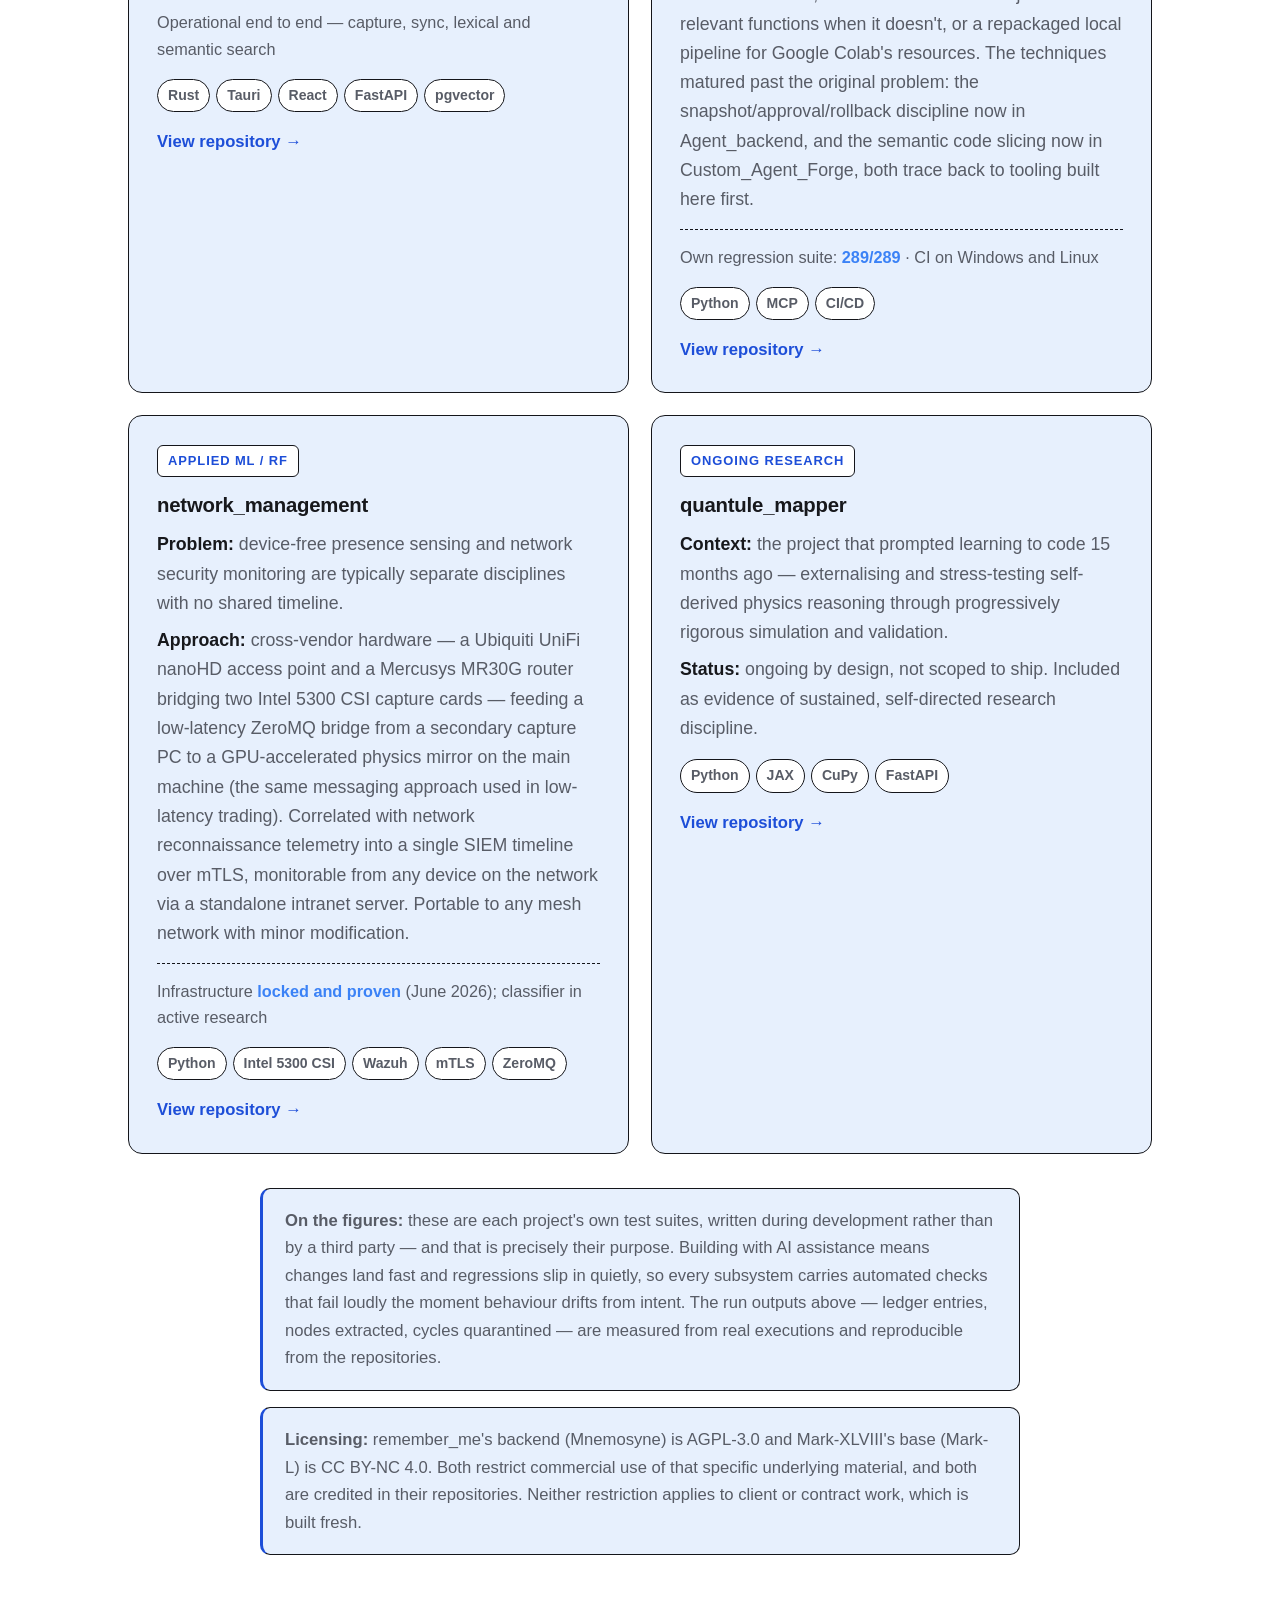
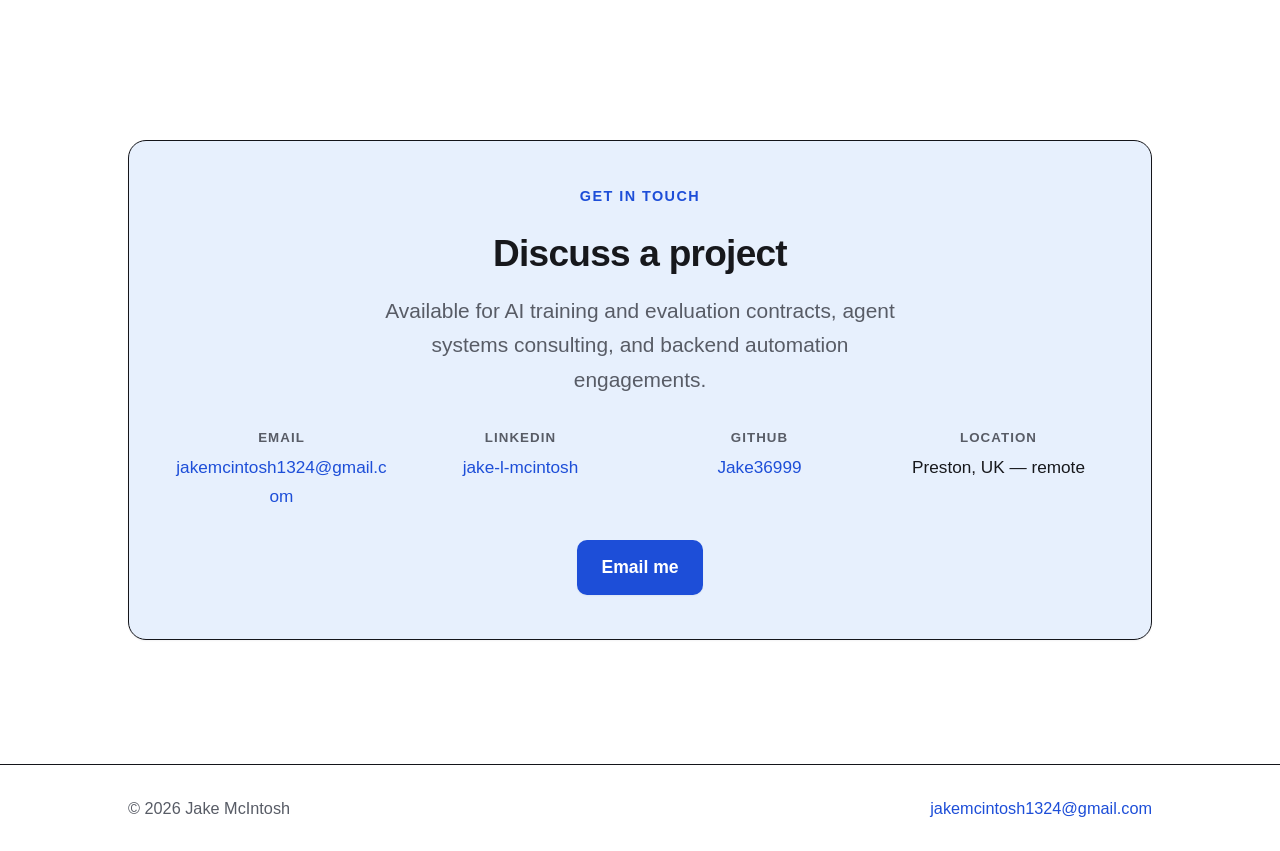
<file: work.html>
<!doctype html>
<html lang="en">
<head>
<meta charset="utf-8">
<meta name="viewport" content="width=device-width, initial-scale=1">
<title>Case Studies — Jake McIntosh</title>
<meta name="description" content="Six production repositories: cryptographically-audited fine-tuning, MCP agent orchestration with governed patching, RAG memory, dev toolchains, and applied RF machine learning.">
<link rel="stylesheet" href="style.css">
</head>
<body>

<header class="site">
  <div class="wrap">
    <span class="brand">Jake <span>McIntosh</span></span>
    <nav class="main">
      <a href="index.html">Home</a>
      <a href="work.html" class="active">Work</a>
      <a href="business.html">For Businesses</a>
    </nav>
  </div>
</header>

<main>

  <div class="wrap">
    <section class="hero">
      <div class="narrow" style="text-align:center">
        <p class="eyebrow">Case studies</p>
        <h1>Problem, approach, measured result.</h1>
        <p class="lede">Six active repositories, six unrelated domains, the same discipline every time: audit trails, honest scope, gates that catch a mistake before it ships. Every figure below is measured output from a real run or from each project's own test suite — not an estimate, and not third-party validation.</p>
      </div>
    </section>
  </div>

  <!-- FEATURED -->
  <section>
    <div class="wrap">
      <div class="section-head reveal">
        <p class="eyebrow">Featured</p>
        <h2>Custom_Agent_Forge</h2>
        <p>Fine-tunes models — or matures their reasoning on past failures — using cryptographically-audited data for full traceability.</p>
      </div>
      <div class="narrow">
        <div class="card reveal">
          <h3>The problem</h3>
          <p>Fine-tuning well means matching the training approach to what the model actually needs — general reasoning, coding ability, or specifically not repeating a known failure — and being able to prove the training data itself is trustworthy.</p>
          <h3 style="margin-top:22px">The approach</h3>
          <p>Four modes select both what data gets ingested and what kind of model comes out:</p>
          <ul style="color:var(--text-dim);font-size:0.96rem;padding-left:20px;margin:10px 0">
            <li><strong style="color:var(--text)">Coding Assistant</strong> — trained on GitHub repositories via a rolling buffer</li>
            <li><strong style="color:var(--text)">Scholar</strong> — trained on documents and PDFs, weighted toward semantics over structure</li>
            <li><strong style="color:var(--text)">Project Manager</strong> — trained on both, tuned to retain reasoning over code and semantics together, usually paired with system-prompt instructions at deployment</li>
            <li><strong style="color:var(--text)">Veteran</strong> — builds a DAG from a reverse graph of identified failures and their solutions, fine-tuning the model specifically to avoid repeating them</li>
          </ul>
          <p>Every accept and reject decision is written to a SHA-256 hash-chained ledger. It's a one-way, project-agnostic pipeline — base model in, fine-tuned model out — not an agent, and not used to support one.</p>
          <h3 style="margin-top:22px">The result</h3>
          <p>Run against <code>encode/starlette</code>, a real production codebase. The ledger's hash chain verified intact across the full run.</p>
          <div class="stat-grid">
            <div><div class="stat-n">1,615</div><div class="stat-l">Nodes extracted</div></div>
            <div><div class="stat-n">198</div><div class="stat-l">Cycles quarantined</div></div>
            <div><div class="stat-n">6,994</div><div class="stat-l">Ledger entries</div></div>
            <div><div class="stat-n">427</div><div class="stat-l">Own tests passed</div></div>
          </div>
          <div class="stack"><span>Python</span><span>FastAPI</span><span>Celery</span><span>Redis</span><span>Pydantic v2</span><span>tree-sitter</span><span>Docker</span></div>
          <a class="card-link" href="https://github.com/Jake36999/Custom_Agent_Forge" target="_blank" rel="noopener">View repository →</a>
        </div>
      </div>
    </div>
  </section>

  <!-- OTHER PROJECTS -->
  <section>
    <div class="wrap">
      <div class="section-head reveal">
        <p class="eyebrow">Also shipped</p>
        <h2>Five more in production</h2>
        <p>Same discipline, five more domains — agent governance, desktop AI, retrieval, developer tooling, and applied RF machine learning.</p>
      </div>

      <div class="grid">

        <div class="card reveal">
          <span class="tag">Agent governance</span>
          <h3>Agent_backend</h3>
          <p><strong>Problem:</strong> letting an agent modify files is a liability without verification and a reliable path back — and most agent backends only work by replacing a client's existing interface rather than fitting into one they already use.</p>
          <p><strong>Approach:</strong> an agentic backend that plugs into an existing UI. Models can view, create, edit, and delete files under strict control gates: every action logged in human-readable YAML, every patch requiring an explicit approval record and a SHA256 diff match before applying, with snapshot-based rollback. A Python daemon chains multi-step operations into a single response instead of multiple round-trips.</p>
          <span class="metric">Own suites: <b>264</b> Python (12 subtests) + <b>25</b> Node contract tests · <code>v0.2.0</code></span>
          <div class="stack"><span>Python</span><span>Node.js</span><span>SQLite</span><span>JSON-RPC</span><span>MCP</span></div>
          <a class="card-link" href="https://github.com/Jake36999/Agent_backend" target="_blank" rel="noopener">View repository →</a>
        </div>

        <div class="card reveal">
          <span class="tag">Desktop AI platform</span>
          <h3>Mark-XLVIII</h3>
          <p><strong>Problem:</strong> assistant platforms that depend on cloud inference cannot be used where data must not leave the machine.</p>
          <p><strong>Approach:</strong> a fully local runtime with dual-mode planning — Markdown or Canvas graph — compiling to version-bound run artifacts behind a human and model dual-critic review gate.</p>
          <span class="metric">In <b>daily production use</b>, actively developed</span>
          <div class="stack"><span>Python</span><span>PyQt6</span><span>MCP</span><span>LM Studio</span></div>
          <span class="card-link" style="color:var(--text-dim);cursor:default">Private repository — not public yet</span>
        </div>

        <div class="card reveal">
          <span class="tag">RAG memory</span>
          <h3>remember_me</h3>
          <p><strong>Problem:</strong> retrieval systems commonly answer with confidence when nothing relevant has been indexed.</p>
          <p><strong>Approach:</strong> a sync state machine where local capture succeeds even with the backend unavailable, citation-required retrieval that reports "not found" rather than inferring, and review-first artifact generation with no auto-commit.</p>
          <span class="metric">Operational end to end — capture, sync, lexical and semantic search</span>
          <div class="stack"><span>Rust</span><span>Tauri</span><span>React</span><span>FastAPI</span><span>pgvector</span></div>
          <a class="card-link" href="https://github.com/Jake36999/remember_me" target="_blank" rel="noopener">View repository →</a>
        </div>

        <div class="card reveal">
          <span class="tag">Developer tooling</span>
          <h3>ToolSet</h3>
          <p><strong>Problem:</strong> cloud LLM services have file-upload limits and finite context windows — feeding them a real codebase means hitting the limit or drowning the model's attention in boilerplate.</p>
          <p><strong>Approach:</strong> one process, several tools — take a repository and compile it into whatever form actually fits the job. Full-directory snapshots when the whole structure matters, AST-based extraction of just the relevant functions when it doesn't, or a repackaged local pipeline for Google Colab's resources. The techniques matured past the original problem: the snapshot/approval/rollback discipline now in Agent_backend, and the semantic code slicing now in Custom_Agent_Forge, both trace back to tooling built here first.</p>
          <span class="metric">Own regression suite: <b>289/289</b> · CI on Windows and Linux</span>
          <div class="stack"><span>Python</span><span>MCP</span><span>CI/CD</span></div>
          <a class="card-link" href="https://github.com/Jake36999/ToolSet" target="_blank" rel="noopener">View repository →</a>
        </div>

        <div class="card reveal">
          <span class="tag">Applied ML / RF</span>
          <h3>network_management</h3>
          <p><strong>Problem:</strong> device-free presence sensing and network security monitoring are typically separate disciplines with no shared timeline.</p>
          <p><strong>Approach:</strong> cross-vendor hardware — a Ubiquiti UniFi nanoHD access point and a Mercusys MR30G router bridging two Intel 5300 CSI capture cards — feeding a low-latency ZeroMQ bridge from a secondary capture PC to a GPU-accelerated physics mirror on the main machine (the same messaging approach used in low-latency trading). Correlated with network reconnaissance telemetry into a single SIEM timeline over mTLS, monitorable from any device on the network via a standalone intranet server. Portable to any mesh network with minor modification.</p>
          <span class="metric">Infrastructure <b>locked and proven</b> (June 2026); classifier in active research</span>
          <div class="stack"><span>Python</span><span>Intel 5300 CSI</span><span>Wazuh</span><span>mTLS</span><span>ZeroMQ</span></div>
          <a class="card-link" href="https://github.com/Jake36999/network_management" target="_blank" rel="noopener">View repository →</a>
        </div>

        <div class="card reveal">
          <span class="tag">Ongoing research</span>
          <h3>quantule_mapper</h3>
          <p><strong>Context:</strong> the project that prompted learning to code 15 months ago — externalising and stress-testing self-derived physics reasoning through progressively rigorous simulation and validation.</p>
          <p><strong>Status:</strong> ongoing by design, not scoped to ship. Included as evidence of sustained, self-directed research discipline.</p>
          <div class="stack"><span>Python</span><span>JAX</span><span>CuPy</span><span>FastAPI</span></div>
          <a class="card-link" href="https://github.com/Jake36999/quantule_mapper" target="_blank" rel="noopener">View repository →</a>
        </div>

      </div>

      <div class="narrow" style="margin-top:34px">
        <p class="note reveal"><strong>On the figures:</strong> these are each project's own test suites, written during development rather than by a third party — and that is precisely their purpose. Building with AI assistance means changes land fast and regressions slip in quietly, so every subsystem carries automated checks that fail loudly the moment behaviour drifts from intent. The run outputs above — ledger entries, nodes extracted, cycles quarantined — are measured from real executions and reproducible from the repositories.</p>
        <p class="note reveal" style="margin-top:16px"><strong>Licensing:</strong> remember_me's backend (Mnemosyne) is AGPL-3.0 and Mark-XLVIII's base (Mark-L) is CC BY-NC 4.0. Both restrict commercial use of that specific underlying material, and both are credited in their repositories. Neither restriction applies to client or contract work, which is built fresh.</p>
      </div>
    </div>
  </section>

  <!-- CONTACT -->
  <section id="contact">
    <div class="wrap">
      <div class="contact-panel reveal">
        <p class="eyebrow">Get in touch</p>
        <h2>Discuss a project</h2>
        <p class="lede">Available for AI training and evaluation contracts, agent systems consulting, and backend automation engagements.</p>
        <ul class="contact-list">
          <li><span class="label">Email</span><a href="mailto:jakemcintosh1324@gmail.com">jakemcintosh1324@gmail.com</a></li>
          <li><span class="label">LinkedIn</span><a href="https://www.linkedin.com/in/jake-l-mcintosh-data-ops" target="_blank" rel="noopener">jake-l-mcintosh</a></li>
          <li><span class="label">GitHub</span><a href="https://github.com/Jake36999" target="_blank" rel="noopener">Jake36999</a></li>
          <li><span class="label">Location</span>Preston, UK — remote</li>
        </ul>
        <div class="cta-row">
          <a class="btn primary" href="mailto:jakemcintosh1324@gmail.com">Email me</a>
        </div>
      </div>
    </div>
  </section>

</main>

<footer class="site">
  <div class="wrap">
    <span>© 2026 Jake McIntosh</span>
    <a href="mailto:jakemcintosh1324@gmail.com">jakemcintosh1324@gmail.com</a>
  </div>
</footer>

<script>
(function () {
  var els = document.querySelectorAll('.reveal');
  if (!els.length) return;
  function showAll() { for (var i = 0; i < els.length; i++) els[i].classList.add('in'); }
  if (!('IntersectionObserver' in window)) { showAll(); return; }
  document.documentElement.classList.add('reveal-ready');
  var io = new IntersectionObserver(function (entries) {
    entries.forEach(function (entry, i) {
      if (!entry.isIntersecting) return;
      var el = entry.target;
      setTimeout(function () { el.classList.add('in'); }, i * 70);
      io.unobserve(el);
    });
  }, { threshold: 0, rootMargin: '0px 0px -60px 0px' });
  for (var i = 0; i < els.length; i++) io.observe(els[i]);
  setTimeout(showAll, 3000);
})();
</script>

</body>
</html>
</file>
<file: style.css>
:root {
  --bg: #ffffff;
  --card-bg: #e7f0fd;
  --card-bg-hover: #d9e8fc;
  --chip-bg: #ffffff;
  --accent: #1d4ed8;
  --accent-2: #3b82f6;
  --text: #17181c;
  --text-dim: #585c66;
  --border: #14151a;
  --code-bg: #eef1f6;
  --shadow: 0 1px 2px rgba(20,22,40,.05);
  --shadow-lg: 0 10px 28px rgba(20,40,80,.12);
  --radius: 14px;
  --max: 1080px;
}

@media (prefers-color-scheme: dark) {
  :root {
    --bg: #0e1016;
    --card-bg: #16233a;
    --card-bg-hover: #1c2c48;
    --chip-bg: #101826;
    --accent: #7fa8ff;
    --accent-2: #5b8def;
    --text: #eef0f5;
    --text-dim: #a3a8b5;
    --border: #33445e;
    --code-bg: #131a28;
    --shadow: 0 1px 2px rgba(0,0,0,.3);
    --shadow-lg: 0 16px 40px rgba(0,0,0,.45);
  }
}

* { box-sizing: border-box; }
html { scroll-behavior: smooth; font-size: 17px; }
@media (min-width: 1000px) { html { font-size: 18.5px; } }

body {
  margin: 0;
  background: var(--bg);
  color: var(--text);
  font-family: -apple-system, BlinkMacSystemFont, "Segoe UI", Roboto, Helvetica, Arial, sans-serif;
  line-height: 1.65;
  -webkit-font-smoothing: antialiased;
}

a { color: var(--accent); text-decoration: none; }
a:hover { text-decoration: underline; }

code {
  font-family: "SFMono-Regular", Consolas, Menlo, monospace;
  background: var(--code-bg);
  border-radius: 5px;
  padding: 0.15em 0.45em;
  font-size: 0.88em;
}

.wrap { max-width: var(--max); margin: 0 auto; padding: 0 28px; }
.narrow { max-width: 760px; margin: 0 auto; }

/* ---------- header ---------- */
header.site {
  border-bottom: 1px solid var(--border);
  position: sticky; top: 0;
  background: color-mix(in srgb, var(--bg) 90%, transparent);
  backdrop-filter: saturate(180%) blur(12px);
  z-index: 50;
}
header.site .wrap {
  display: flex; align-items: center; justify-content: space-between;
  height: 68px;
}
.brand { font-weight: 800; font-size: 1.05rem; color: var(--text); letter-spacing: -0.01em; }
.brand span { color: var(--accent); }
nav.main a {
  color: var(--text-dim); margin-left: 30px;
  font-weight: 600; font-size: 0.93rem;
  position: relative; padding: 4px 0;
}
nav.main a::after {
  content: ""; position: absolute; left: 0; right: 100%; bottom: 0;
  height: 2px; background: var(--accent); border-radius: 2px;
  transition: right .25s ease;
}
nav.main a:hover { color: var(--text); text-decoration: none; }
nav.main a:hover::after, nav.main a.active::after { right: 0; }
nav.main a.active { color: var(--accent); }

@media (max-width: 560px) {
  header.site .wrap { height: auto; padding: 12px 18px; flex-wrap: wrap; row-gap: 4px; }
  .brand { font-size: 0.95rem; }
  nav.main { display: flex; }
  nav.main a { margin: 0 16px 0 0; font-size: 0.85rem; }
}

/* ---------- typography ---------- */
h1 {
  font-size: clamp(2.1rem, 5vw, 3.1rem);
  line-height: 1.1; margin: 0 0 20px;
  letter-spacing: -0.03em; font-weight: 800;
}
h2 {
  font-size: clamp(1.5rem, 3vw, 2rem);
  margin: 0 0 10px; letter-spacing: -0.02em; font-weight: 800;
}
h3 { font-size: 1.1rem; margin: 0 0 8px; font-weight: 700; letter-spacing: -0.01em; }

.eyebrow {
  color: var(--accent); font-weight: 700;
  font-size: 0.78rem; letter-spacing: 0.1em;
  text-transform: uppercase; margin: 0 0 14px;
}
.lede { font-size: 1.13rem; color: var(--text-dim); margin: 0 0 28px; }

/* ---------- section framing ---------- */
main { padding-bottom: 40px; }
section { padding: 84px 0; }
section.pad-sm { padding: 56px 0; }

.section-head { text-align: center; max-width: 620px; margin: 0 auto 48px; }
.section-head.left { text-align: left; margin-left: 0; }
.section-head p { color: var(--text-dim); margin: 0; }

/* ---------- buttons ---------- */
.cta-row { display: flex; gap: 12px; flex-wrap: wrap; }
.btn {
  display: inline-flex; align-items: center; gap: 8px;
  padding: 13px 24px; border-radius: 10px;
  font-weight: 700; font-size: 0.95rem;
  transition: transform .18s ease, box-shadow .18s ease, background .18s ease;
}
.btn.primary { background: var(--accent); color: #fff; box-shadow: var(--shadow); }
.btn.primary:hover { text-decoration: none; transform: translateY(-2px); box-shadow: var(--shadow-lg); }
.btn.ghost { border: 1px solid var(--border); color: var(--text); background: var(--chip-bg); }
.btn.ghost:hover { text-decoration: none; border-color: var(--accent); color: var(--accent); transform: translateY(-2px); }

/* ---------- hero ---------- */
.hero { padding: 76px 0 68px; }
.hero-grid { display: grid; grid-template-columns: 1.05fr .95fr; gap: 56px; align-items: center; }
@media (max-width: 880px) {
  .hero-grid { grid-template-columns: 1fr; gap: 36px; }
  .hero-art { order: -1; max-width: 380px; }
}

.availability {
  display: inline-flex; align-items: center; gap: 9px;
  font-size: 0.85rem; font-weight: 600; color: var(--text-dim);
  border: 1px solid var(--border); background: var(--chip-bg);
  border-radius: 30px; padding: 6px 15px; margin-bottom: 22px;
}
.availability .dot {
  width: 8px; height: 8px; border-radius: 50%; background: #16a34a; flex: none;
  box-shadow: 0 0 0 0 rgba(22,163,74,.6); animation: pulse 2.4s infinite;
}
@keyframes pulse {
  70% { box-shadow: 0 0 0 9px rgba(22,163,74,0); }
  100% { box-shadow: 0 0 0 0 rgba(22,163,74,0); }
}

.social-rail { display: flex; gap: 12px; margin-top: 26px; }
.social-rail a {
  width: 40px; height: 40px; border-radius: 10px;
  display: grid; place-items: center;
  border: 1px solid var(--border); background: var(--chip-bg); color: var(--text-dim);
  transition: all .18s ease;
}
.social-rail a:hover { color: var(--accent); border-color: var(--accent); transform: translateY(-2px); }
.social-rail svg { width: 19px; height: 19px; fill: currentColor; }

.hero-art { width: 100%; }
.hero-art svg { width: 100%; height: auto; display: block; }

/* ---------- inline stat grid (used inside case-study cards) ---------- */
.stat-grid {
  display: grid; grid-template-columns: repeat(4, 1fr);
  gap: 20px; margin: 22px 0 4px; text-align: center;
}
.stat-grid .stat-n {
  font-size: 1.8rem; font-weight: 800; color: var(--accent);
  line-height: 1.15; word-break: break-word;
}
.stat-grid .stat-l { font-size: 0.82rem; color: var(--text-dim); margin-top: 2px; }
@media (max-width: 560px) {
  .stat-grid { grid-template-columns: repeat(2, 1fr); gap: 16px 14px; }
  .stat-grid .stat-n { font-size: 1.4rem; }
  .stat-grid .stat-l { font-size: 0.76rem; }
}

/* ---------- capability strip (replaces numeric stat band) ---------- */
.cap-strip {
  display: flex; flex-wrap: wrap; gap: 12px; justify-content: center;
}
.cap-chip {
  display: flex; align-items: center; gap: 10px;
  background: var(--chip-bg); border: 1px solid var(--border);
  border-radius: 12px; padding: 14px 18px;
  font-size: 0.88rem; font-weight: 700; color: var(--text);
  flex: 1 1 220px; max-width: 280px;
}
.cap-chip .n { color: var(--accent); font-weight: 800; }
.cap-chip .ico-sm {
  width: 30px; height: 30px; border-radius: 8px; flex: none;
  background: var(--card-bg); color: var(--accent);
  display: grid; place-items: center;
}
.cap-chip .ico-sm svg { width: 16px; height: 16px; stroke: currentColor; fill: none; stroke-width: 2; stroke-linecap: round; stroke-linejoin: round; }

/* ---------- cards ---------- */
.grid { display: grid; grid-template-columns: repeat(2, 1fr); gap: 22px; }
.grid.cols-3 { grid-template-columns: repeat(3, 1fr); }
@media (max-width: 900px) { .grid.cols-3 { grid-template-columns: 1fr; } }
@media (max-width: 720px) { .grid { grid-template-columns: 1fr; } }

.card {
  background: var(--card-bg); border: 1px solid var(--border);
  border-radius: var(--radius); padding: 28px;
  transition: transform .2s ease, box-shadow .2s ease, background .2s ease;
}
.card:hover { transform: translateY(-4px); box-shadow: var(--shadow-lg); background: var(--card-bg-hover); }
.card p { color: var(--text-dim); margin: 8px 0 0; font-size: 0.96rem; }
.card p strong { color: var(--text); }

.ico {
  width: 46px; height: 46px; border-radius: 12px;
  background: var(--chip-bg); border: 1px solid var(--border);
  color: var(--accent);
  display: grid; place-items: center; margin-bottom: 16px;
}
.ico svg { width: 23px; height: 23px; stroke: currentColor; fill: none; stroke-width: 1.9; stroke-linecap: round; stroke-linejoin: round; }

.tag {
  display: inline-block; font-size: 0.7rem; font-weight: 800;
  letter-spacing: 0.07em; text-transform: uppercase;
  color: var(--accent); background: var(--chip-bg);
  border: 1px solid var(--border);
  padding: 4px 10px; border-radius: 6px; margin-bottom: 12px;
}

.metric {
  display: block; margin-top: 14px; padding-top: 14px;
  border-top: 1px dashed var(--border);
  font-size: 0.88rem; color: var(--text-dim);
}
.metric b { color: var(--accent-2); font-weight: 800; }

.stack { margin-top: 16px; display: flex; flex-wrap: wrap; gap: 6px; }
.stack span {
  font-size: 0.76rem; background: var(--chip-bg); border: 1px solid var(--border);
  color: var(--text-dim);
  padding: 4px 10px; border-radius: 20px; font-weight: 600;
}

.card-link { display: inline-block; margin-top: 16px; font-weight: 700; font-size: 0.9rem; }

.num-badge {
  width: 34px; height: 34px; border-radius: 9px;
  background: var(--accent); color: #fff;
  display: grid; place-items: center;
  font-weight: 800; font-size: 0.85rem; margin-bottom: 14px;
}

/* ---------- tech stack groups ---------- */
.tech-grid { display: grid; grid-template-columns: repeat(2, 1fr); gap: 20px; }
@media (max-width: 720px) { .tech-grid { grid-template-columns: 1fr; } }
.tech-group { border: 1px solid var(--border); border-radius: var(--radius); padding: 22px 24px; background: var(--card-bg); }
.tech-group h4 {
  margin: 0 0 12px; font-size: 0.78rem; font-weight: 800;
  letter-spacing: 0.08em; text-transform: uppercase; color: var(--text-dim);
}
.tech-group .stack { margin: 0; }
.tech-group .stack span { background: var(--chip-bg); color: var(--accent); }

/* ---------- timeline ---------- */
.timeline { position: relative; padding-left: 30px; }
.timeline::before {
  content: ""; position: absolute; left: 7px; top: 6px; bottom: 6px;
  width: 2px; background: var(--border);
}
.tl-item { position: relative; padding-bottom: 30px; }
.tl-item:last-child { padding-bottom: 0; }
.tl-item::before {
  content: ""; position: absolute; left: -30px; top: 7px;
  width: 16px; height: 16px; border-radius: 50%;
  background: var(--bg); border: 3px solid var(--accent);
}
.tl-item h3 { margin-bottom: 2px; }
.tl-item .when {
  font-size: 0.78rem; font-weight: 700; color: var(--accent);
  letter-spacing: 0.05em; text-transform: uppercase;
}
.tl-item p { color: var(--text-dim); margin: 6px 0 0; font-size: 0.95rem; }

/* ---------- price cards ---------- */
.price-card .price {
  font-size: 2rem; font-weight: 800; color: var(--accent);
  margin: 6px 0 12px; letter-spacing: -0.02em;
}
.price-card ul { margin: 14px 0 0; padding-left: 0; list-style: none; }
.price-card li {
  color: var(--text-dim); font-size: 0.93rem;
  padding-left: 24px; position: relative; margin-bottom: 7px;
}
.price-card li::before {
  content: "✓"; position: absolute; left: 0; top: 0;
  color: var(--accent-2); font-weight: 800;
}

/* ---------- steps ---------- */
.steps { counter-reset: step; display: grid; gap: 20px; margin: 0; padding: 0; list-style: none; }
.steps li { counter-increment: step; display: grid; grid-template-columns: 44px 1fr; gap: 18px; align-items: start; }
.steps li::before {
  content: counter(step); display: grid; place-items: center;
  width: 44px; height: 44px; border-radius: 12px;
  background: var(--accent); color: #fff;
  font-weight: 800; font-size: 1.05rem;
}
.steps li > div { min-width: 0; color: var(--text-dim); font-size: 0.97rem; }
.steps li strong { color: var(--text); display: block; font-size: 1.02rem; margin-bottom: 2px; }

/* ---------- notes / contact ---------- */
.note {
  font-size: 0.9rem; color: var(--text-dim);
  background: var(--card-bg); border: 1px solid var(--border);
  border-left: 3px solid var(--accent);
  border-radius: 10px; padding: 18px 22px;
}

.contact-panel {
  background: var(--card-bg); border: 1px solid var(--border);
  border-radius: 18px; padding: 44px; text-align: center;
  box-shadow: var(--shadow);
}
.contact-panel .lede { max-width: 520px; margin: 0 auto 30px; }
.contact-list {
  list-style: none; padding: 0; margin: 0 0 30px;
  display: grid; grid-template-columns: repeat(4, 1fr); gap: 22px;
  text-align: center;
}
@media (max-width: 760px) { .contact-list { grid-template-columns: repeat(2, 1fr); gap: 20px; } }
.contact-list .label {
  display: block; font-size: 0.72rem; font-weight: 800;
  letter-spacing: 0.08em; text-transform: uppercase;
  color: var(--text-dim); margin-bottom: 4px;
}
.contact-list li { font-size: 0.93rem; word-break: break-word; }
.contact-panel .cta-row { justify-content: center; }

/* ---------- footer ---------- */
footer.site {
  border-top: 1px solid var(--border); padding: 30px 0;
  color: var(--text-dim); font-size: 0.88rem;
}
footer.site .wrap { display: flex; justify-content: space-between; flex-wrap: wrap; gap: 12px; }

/* ---------- scroll reveal ---------- */
.reveal-ready .reveal { opacity: 0; transform: translateY(22px); transition: opacity .6s ease, transform .6s ease; }
.reveal-ready .reveal.in { opacity: 1; transform: none; }
@media (prefers-reduced-motion: reduce) {
  .reveal-ready .reveal { opacity: 1; transform: none; transition: none; }
  .availability .dot { animation: none; }
  html { scroll-behavior: auto; }
}
</file>
